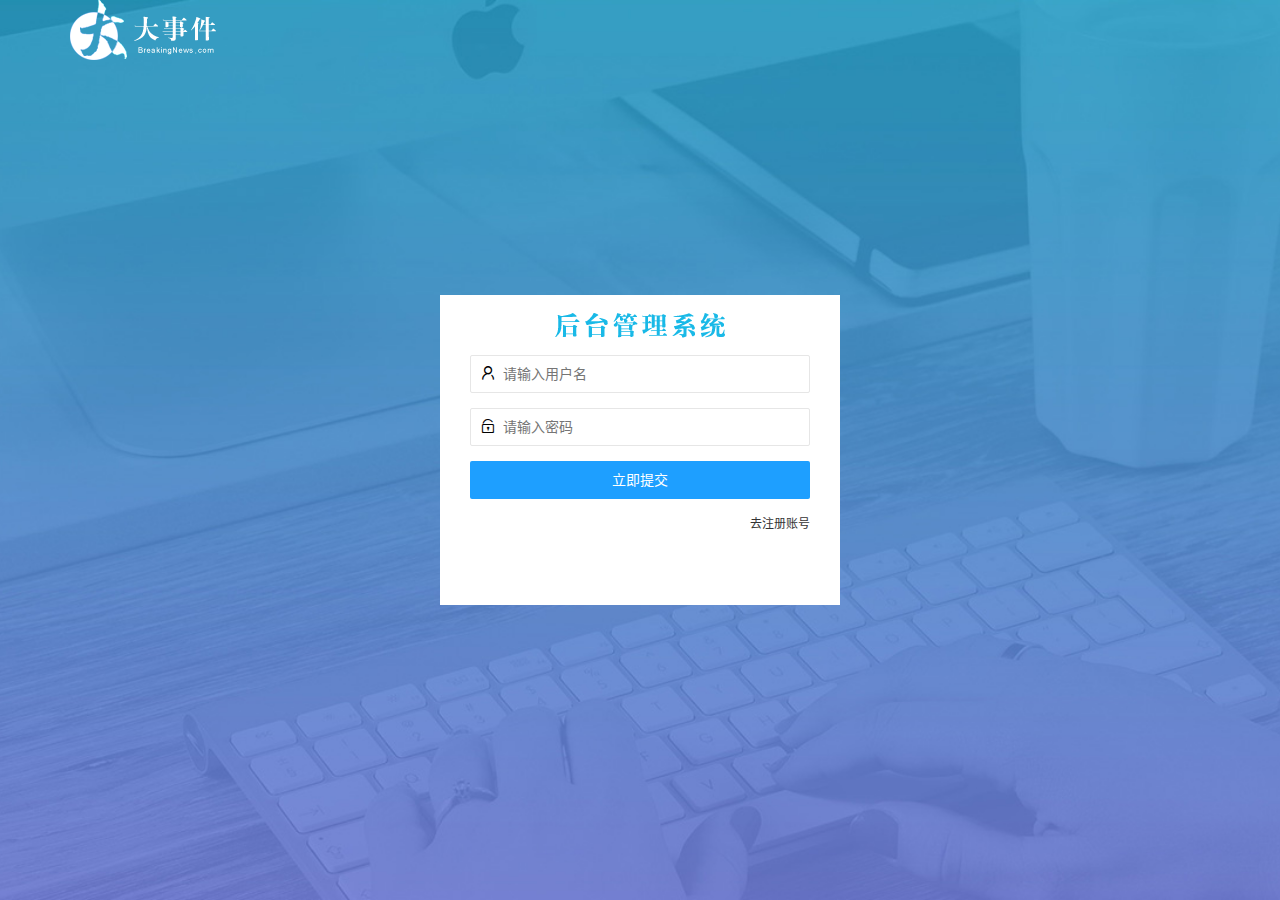
<file: login.html>
<!DOCTYPE html>
<html lang="zh-CN">

<head>
    <meta charset="UTF-8">
    <meta name="viewport" content="width=device-width, initial-scale=1.0">
    <title>大事件项目/登录注册</title>
    <!-- 引入layui文件 -->
    <link rel="stylesheet" href="/assets/lib/layui/css/layui.css">
    <!-- 引入自己的css -->
    <link rel="stylesheet" href="/assets/css/login.css">
</head>

<body>
    <!-- 顶部logo -->
    <div class="layui-main">
        <img src="/assets/images/logo.png" alt="">
    </div>
    <div class="loginAndRegBox">
        <!-- 登录注册标题 -->
        <div class="titleBox"></div>
        <!-- 登录区域 -->
        <div class="login-box">
            <!-- 登录表单 -->
            <form class="layui-form" id="form_login">
                <!-- 用户名 -->
                <div class="layui-form-item">
                    <i class="layui-icon layui-icon-username   "></i>
                    <input type="text" name="username" required lay-verify="required" placeholder="请输入用户名"
                        autocomplete="off" class="layui-input">
                </div>
                <!--密码  -->
                <div class="layui-form-item">
                    <i class="layui-icon layui-icon-password"></i>
                    <input type="text" name="password" required lay-verify="required|pwd" placeholder="请输入密码"
                        autocomplete="off" class="layui-input">
                </div>
                <!-- 登录按钮 -->
                <div class="layui-form-item  ">
                    <button  class="layui-btn layui-btn-fluid layui-btn-normal" lay-submit>立即提交</button>
                </div>
                <!-- a -->
                <div class="layui-form-item links">
                    <a href="javascript:;" id="link_reg">去注册账号</a>
                </div>
            </form>

        </div>
        <!-- 注册区域 -->
        <div class="reg-box" style="display: none;">
            <!-- 注册表单 -->
            <form class="layui-form" id="form_reg">
                <!-- 用户名 -->
                <div class="layui-form-item">
                    <i class="layui-icon layui-icon-username   "></i>
                    <input type="text" name="username" required lay-verify="required" placeholder="请输入用户名"
                        autocomplete="off" class="layui-input">
                </div>
                <!--密码  -->
                <div class="layui-form-item">
                    <i class="layui-icon layui-icon-password"></i>
                    <input type="text" name="password" required lay-verify="required|pwd" placeholder="请输入密码"
                        autocomplete="off" class="layui-input">
                </div>
                <!--确认密码  -->
                <div class="layui-form-item">
                    <i class="layui-icon layui-icon-password"></i>
                    <input type="text" name="repassword" required lay-verify="required|pwd|repwd" placeholder="再次确认密码"
                        autocomplete="off" class="layui-input">
                </div>
                <!-- 注册按钮 -->
                <div class="layui-form-item  ">
                    <button  class="layui-btn layui-btn-fluid layui-btn-normal" lay-submit>注册</button>
                </div>
                <!-- a -->
                <div class="layui-form-item links">
                    <a href="javascript:;" id="link_login">去登录</a>
                </div>
            </form>

        </div>
    </div>
    <!-- 引入该文件,因为没有加载事件 -->
    <script src="/assets/lib/layui/layui.all.js"></script>
    <!-- 引入Jq -->
    <script src="/assets/lib/jquery.js"></script>
    <!-- 引入baseAPI -->
    <script src="/assets/js/baseAPI.js"></script>
    <!-- 引入login.js -->
    <script src="/assets/js/login.js"></script>
</body>

</html>
</file>
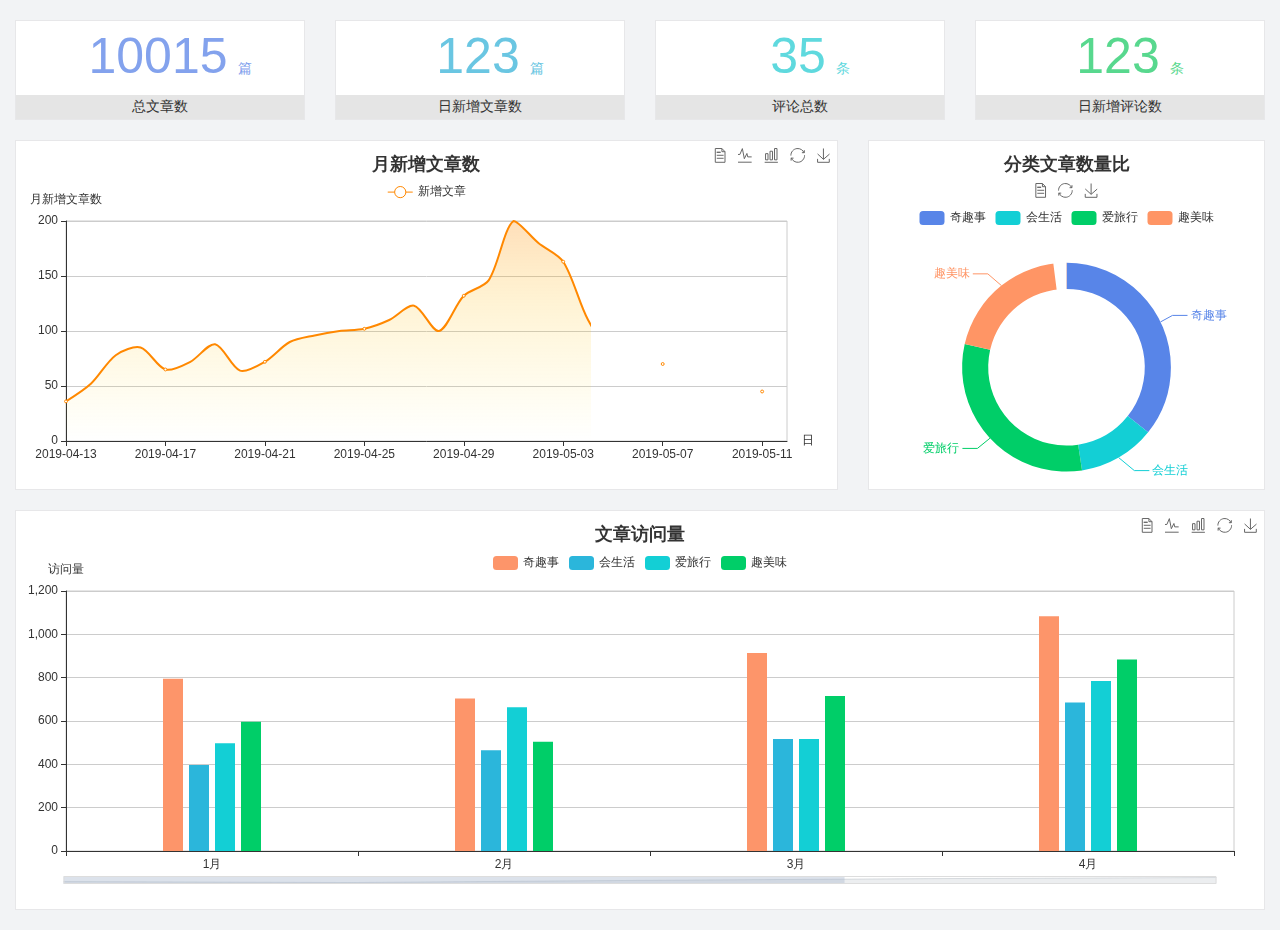
<file: home/dashboard.html>
<!DOCTYPE html>
<html lang="en">

<head>
  <meta charset="UTF-8">
  <meta name="viewport" content="width=device-width, initial-scale=1.0">
  <meta http-equiv="X-UA-Compatible" content="ie=edge">
  <title>图表统计</title>
  <link rel="stylesheet" href="../assets/lib/bootstrap.css" />
  <link rel="stylesheet" href="../assets/lib/main.css" />
  <script src="../assets/lib/jquery.js"></script>
  <script type="text/javascript" src="../assets/lib/echarts.min.js"></script>
</head>

<body>
  <div class="container-fluid">
    <div class="row spannel_list">
      <div class="col-sm-3 col-xs-6">
        <div class="spannel">
          <em>10015</em><span>篇</span>
          <b>总文章数</b>
        </div>
      </div>
      <div class="col-sm-3 col-xs-6">
        <div class="spannel scolor01">
          <em>123</em><span>篇</span>
          <b>日新增文章数</b>
        </div>
      </div>
      <div class="col-sm-3 col-xs-6">
        <div class="spannel scolor02">
          <em>35</em><span>条</span>
          <b>评论总数</b>
        </div>
      </div>
      <div class="col-sm-3 col-xs-6">
        <div class="spannel scolor03">
          <em>123</em><span>条</span>
          <b>日新增评论数</b>
        </div>
      </div>
    </div>
  </div>

  <div class="container-fluid">
    <div class="row curve-pie">
      <div class="col-lg-8 col-md-8">
        <div class="gragh_pannel" id="curve_show"></div>
      </div>
      <div class="col-lg-4 col-md-4">
        <div class="gragh_pannel" id="pie_show"></div>
      </div>
    </div>
  </div>

  <div class="container-fluid">
    <div class="column_pannel" id="column_show"></div>
  </div>

  <script>
    var oChart = echarts.init(document.getElementById('curve_show'));
    var aList_all = [
      { 'count': 36, 'date': '2019-04-13' },
      { 'count': 52, 'date': '2019-04-14' },
      { 'count': 78, 'date': '2019-04-15' },
      { 'count': 85, 'date': '2019-04-16' },
      { 'count': 65, 'date': '2019-04-17' },
      { 'count': 72, 'date': '2019-04-18' },
      { 'count': 88, 'date': '2019-04-19' },
      { 'count': 64, 'date': '2019-04-20' },
      { 'count': 72, 'date': '2019-04-21' },
      { 'count': 90, 'date': '2019-04-22' },
      { 'count': 96, 'date': '2019-04-23' },
      { 'count': 100, 'date': '2019-04-24' },
      { 'count': 102, 'date': '2019-04-25' },
      { 'count': 110, 'date': '2019-04-26' },
      { 'count': 123, 'date': '2019-04-27' },
      { 'count': 100, 'date': '2019-04-28' },
      { 'count': 132, 'date': '2019-04-29' },
      { 'count': 146, 'date': '2019-04-30' },
      { 'count': 200, 'date': '2019-05-01' },
      { 'count': 180, 'date': '2019-05-02' },
      { 'count': 163, 'date': '2019-05-03' },
      { 'count': 110, 'date': '2019-05-04' },
      { 'count': 80, 'date': '2019-05-05' },
      { 'count': 82, 'date': '2019-05-06' },
      { 'count': 70, 'date': '2019-05-07' },
      { 'count': 65, 'date': '2019-05-08' },
      { 'count': 54, 'date': '2019-05-09' },
      { 'count': 40, 'date': '2019-05-10' },
      { 'count': 45, 'date': '2019-05-11' },
      { 'count': 38, 'date': '2019-05-12' },
    ];

    let aCount = [];
    let aDate = [];

    for (var i = 0; i < aList_all.length; i++) {
      aCount.push(aList_all[i].count);
      aDate.push(aList_all[i].date);
    }

    var chartopt = {
      title: {
        text: '月新增文章数',
        left: 'center',
        top: '10'
      },
      tooltip: {
        trigger: 'axis'
      },
      legend: {
        data: ['新增文章'],
        top: '40'
      },
      toolbox: {
        show: true,
        feature: {
          mark: { show: true },
          dataView: { show: true, readOnly: false },
          magicType: { show: true, type: ['line', 'bar'] },
          restore: { show: true },
          saveAsImage: { show: true }
        }
      },
      calculable: true,
      xAxis: [
        {
          name: '日',
          type: 'category',
          boundaryGap: false,
          data: aDate
        }
      ],
      yAxis: [
        {
          name: '月新增文章数',
          type: 'value'
        }
      ],
      series: [
        {
          name: '新增文章',
          type: 'line',
          smooth: true,
          itemStyle: { normal: { areaStyle: { type: 'default' }, color: '#f80' }, lineStyle: { color: '#f80' } },
          data: aCount
        }],
      areaStyle: {
        normal: {
          color: new echarts.graphic.LinearGradient(0, 0, 0, 1, [{
            offset: 0,
            color: 'rgba(255,136,0,0.39)'
          }, {
            offset: .34,
            color: 'rgba(255,180,0,0.25)'
          }, {
            offset: 1,
            color: 'rgba(255,222,0,0.00)'
          }])

        }
      },
      grid: {
        show: true,
        x: 50,
        x2: 50,
        y: 80,
        height: 220
      }
    };

    oChart.setOption(chartopt);


    var oPie = echarts.init(document.getElementById('pie_show'));
    var oPieopt =
    {
      title: {
        top: 10,
        text: '分类文章数量比',
        x: 'center'
      },
      tooltip: {
        trigger: 'item',
        formatter: "{a} <br/>{b} : {c} ({d}%)"
      },
      color: ['#5885e8', '#13cfd5', '#00ce68', '#ff9565'],
      legend: {
        x: 'center',
        top: 65,
        data: ['奇趣事', '会生活', '爱旅行', '趣美味']
      },
      toolbox: {
        show: true,
        x: 'center',
        top: 35,
        feature: {
          mark: { show: true },
          dataView: { show: true, readOnly: false },
          magicType: {
            show: true,
            type: ['pie', 'funnel'],
            option: {
              funnel: {
                x: '25%',
                width: '50%',
                funnelAlign: 'left',
                max: 1548
              }
            }
          },
          restore: { show: true },
          saveAsImage: { show: true }
        }
      },
      calculable: true,
      series: [
        {
          name: '访问来源',
          type: 'pie',
          radius: ['45%', '60%'],
          center: ['50%', '65%'],
          data: [
            { value: 300, name: '奇趣事' },
            { value: 100, name: '会生活' },
            { value: 260, name: '爱旅行' },
            { value: 180, name: '趣美味' }
          ]
        }
      ]
    };
    oPie.setOption(oPieopt);



    var oColumn = this.echarts.init(document.getElementById('column_show'));
    var oColumnopt =
    {
      title: {
        text: '文章访问量',
        left: 'center',
        top: '10'
      },
      tooltip: {
        trigger: 'axis'
      },
      legend: {
        data: ['奇趣事', '会生活', '爱旅行', '趣美味'],
        top: '40'
      },
      toolbox: {
        show: true,
        feature: {
          mark: { show: true },
          dataView: { show: true, readOnly: false },
          magicType: { show: true, type: ['line', 'bar'] },
          restore: { show: true },
          saveAsImage: { show: true }
        }
      },
      calculable: true,
      xAxis: [
        {
          type: 'category',
          data: ['1月', '2月', '3月', '4月', '5月']
        }
      ],
      yAxis: [
        {
          name: '访问量',
          type: 'value'
        }
      ],
      series: [
        {
          name: '奇趣事',
          type: 'bar',
          barWidth: 20,
          itemStyle: {
            normal: { areaStyle: { type: 'default' }, color: '#fd956a' }
          },
          data: [800, 708, 920, 1090, 1200]
        },
        {
          name: '会生活',
          type: 'bar',
          barWidth: 20,
          itemStyle: {
            normal: { areaStyle: { type: 'default' }, color: '#2bb6db' }
          },
          data: [400, 468, 520, 690, 800]
        },
        {
          name: '爱旅行',
          type: 'bar',
          barWidth: 20,
          itemStyle: {
            normal: { areaStyle: { type: 'default' }, color: '#13cfd5' }
          },
          data: [500, 668, 520, 790, 900]
        },
        {
          name: '趣美味',
          type: 'bar',
          barWidth: 20,
          itemStyle: {
            normal: { areaStyle: { type: 'default' }, color: '#00ce68' }
          },
          data: [600, 508, 720, 890, 1000]
        }
      ],
      grid: {
        show: true,
        x: 50,
        x2: 30,
        y: 80,
        height: 260
      },
      dataZoom: [//给x轴设置滚动条
        {
          start: 0,//默认为0
          end: 100 - 1000 / 31,//默认为100
          type: 'slider',
          show: true,
          xAxisIndex: [0],
          handleSize: 0,//滑动条的 左右2个滑动条的大小
          height: 8,//组件高度
          left: 45, //左边的距离
          right: 50,//右边的距离
          bottom: 26,//右边的距离
          handleColor: '#ddd',//h滑动图标的颜色
          handleStyle: {
            borderColor: "#cacaca",
            borderWidth: "1",
            shadowBlur: 2,
            background: "#ddd",
            shadowColor: "#ddd",
          }
        }]
    };
    oColumn.setOption(oColumnopt);
  </script>
</body>

</html>
</file>
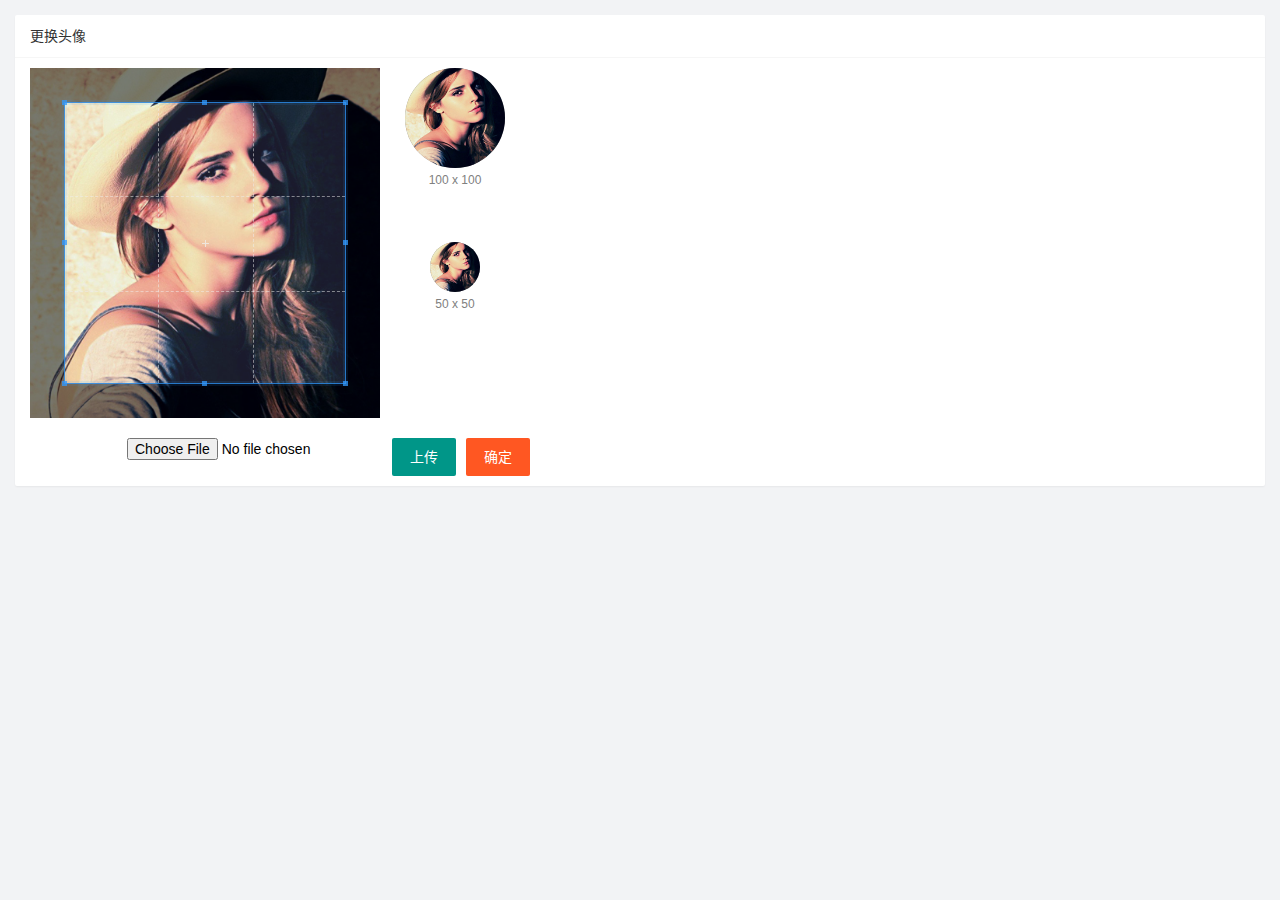
<file: user/user_avatar.html>
<!DOCTYPE html>
<html lang="zh-CN">

<head>
    <meta charset="UTF-8">
    <meta name="viewport" content="width=device-width, initial-scale=1.0">
    <title>Document</title>
    <link rel="stylesheet" href="/assets/lib/layui/css/layui.css">
    <link rel="stylesheet" href="/assets/lib/cropper/cropper.css" />
    <link rel="stylesheet" href="/assets/css/user/user.avatar.css">
</head>

<body>
    <!-- 卡片区域 -->
    <div class="layui-card">
        <div class="layui-card-header">更换头像</div>
        <div class="layui-card-body">
            <!-- 第一行的图片裁剪和预览区域 -->
<div class="row1">
    <!-- 图片裁剪区域 -->
    <div class="cropper-box">
      <!-- 这个 img 标签很重要，将来会把它初始化为裁剪区域 -->
      <img id="image" src="/assets/images/sample.jpg" />
    </div>
    <!-- 图片的预览区域 -->
    <div class="preview-box">
      <div>
        <!-- 宽高为 100px 的预览区域 -->
        <div class="img-preview w100"></div>
        <p class="size">100 x 100</p>
      </div>
      <div>
        <!-- 宽高为 50px 的预览区域 -->
        <div class="img-preview w50"></div>
        <p class="size">50 x 50</p>
      </div>
    </div>
  </div
  <!-- 第二行的按钮区域 -->
  <div class="row2">
      <!-- 选择文件类型 -->
      <input type="file" id="file" accept="image/png,image/jpeg">
    <button id="btnChooseImage" type="button" class="layui-btn">上传</button>
    <button id="btnUpload" type="button" class="layui-btn layui-btn-danger">确定</button>
  </div>
        </div>
    </div>
    <script src="/assets/lib/layui/layui.all.js"></script>
    <script src="/assets/lib/jquery.js"></script>
    <script src="/assets/lib/cropper/Cropper.js"></script>
    <script src="/assets/lib/cropper/jquery-cropper.js"></script>
    <script src="/assets/js/baseAPI.js"></script>
    <script src="/assets/js/user/user_avatar.js"></script>
</body>

</html>
</file>
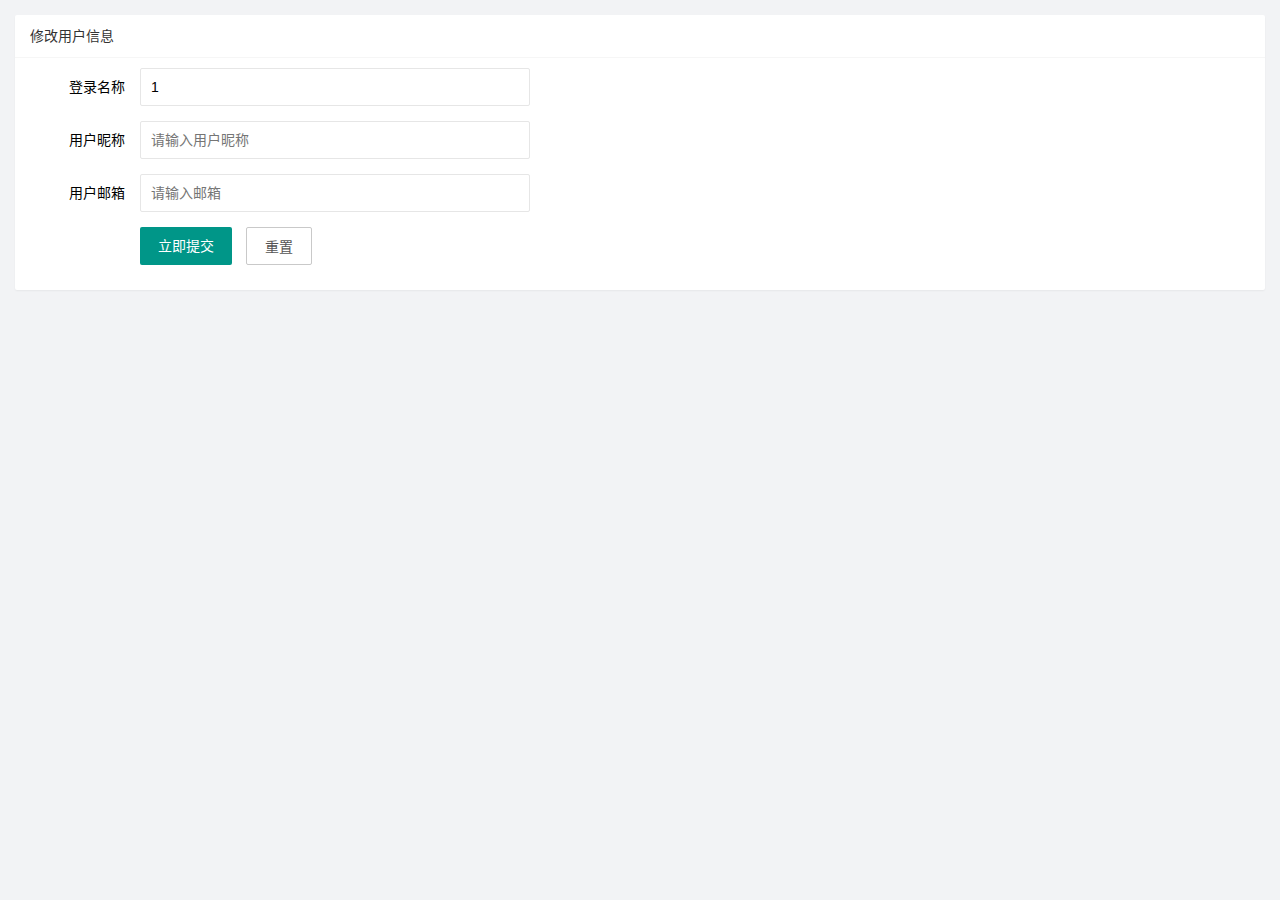
<file: user/user_info.html>
<!DOCTYPE html>
<html lang="zh-CN">

<head>
    <meta charset="UTF-8">
    <meta name="viewport" content="width=device-width, initial-scale=1.0">
    <title>Document</title>
    <!-- 引入layui的css -->
    <link rel="stylesheet" href="/assets/lib/layui/css/layui.css">
    <!-- 填入自己的css -->
    <link rel="stylesheet" href="/assets/css/user/user_info.css">
</head>

<body>
    <!-- 卡片区域 -->
    <div class="layui-card">
        <div class="layui-card-header">修改用户信息</div>
        <div class="layui-card-body">
            <!-- form区域 -->
            <form class="layui-form" lay-filter='formUserInfo'>
                <!-- 隐藏  保存id -->
                <input type="hidden" name='id'>
                <!-- 用户名 -->
                <div class="layui-form-item">
                    <label class="layui-form-label">登录名称</label>
                    <div class="layui-input-block">
                        <input value="1" type="text" name="username" readonly required lay-verify="required" placeholder="请输入登录名称"
                            autocomplete="off" class="layui-input">
                    </div>
                </div>
                <!-- 昵称 -->
                <div class="layui-form-item">
                    <label class="layui-form-label">用户昵称</label>
                    <div class="layui-input-block">
                        <input type="text" name="nickname" required lay-verify="required|nickname" placeholder="请输入用户昵称"
                            autocomplete="off" class="layui-input">
                    </div>
                </div>
                <!-- 邮箱 -->
                <div class="layui-form-item">
                    <label class="layui-form-label">用户邮箱</label>
                    <div class="layui-input-block">
                        <input type="text" name="email" required lay-verify="required|email" placeholder="请输入邮箱"
                            autocomplete="off" class="layui-input">
                    </div>
                </div>
                <!-- 按钮 -->
                 <div class="layui-form-item">
                    <div class="layui-input-block">
                      <button class="layui-btn" lay-submit lay-filter="formDemo">立即提交</button>
                      <button id="btnReset" type="reset" class="layui-btn layui-btn-primary">重置</button>
                    </div>
                  </div>
            </form>
        </div>
    </div>
    <script src="/assets/lib/layui/layui.all.js"></script>
    <script src="/assets/lib/jquery.js"></script>
    <script src="/assets/js/baseAPI.js"></script>
    <script src="/assets/js/user/user_info.js"></script>
</body>

</html>
</file>
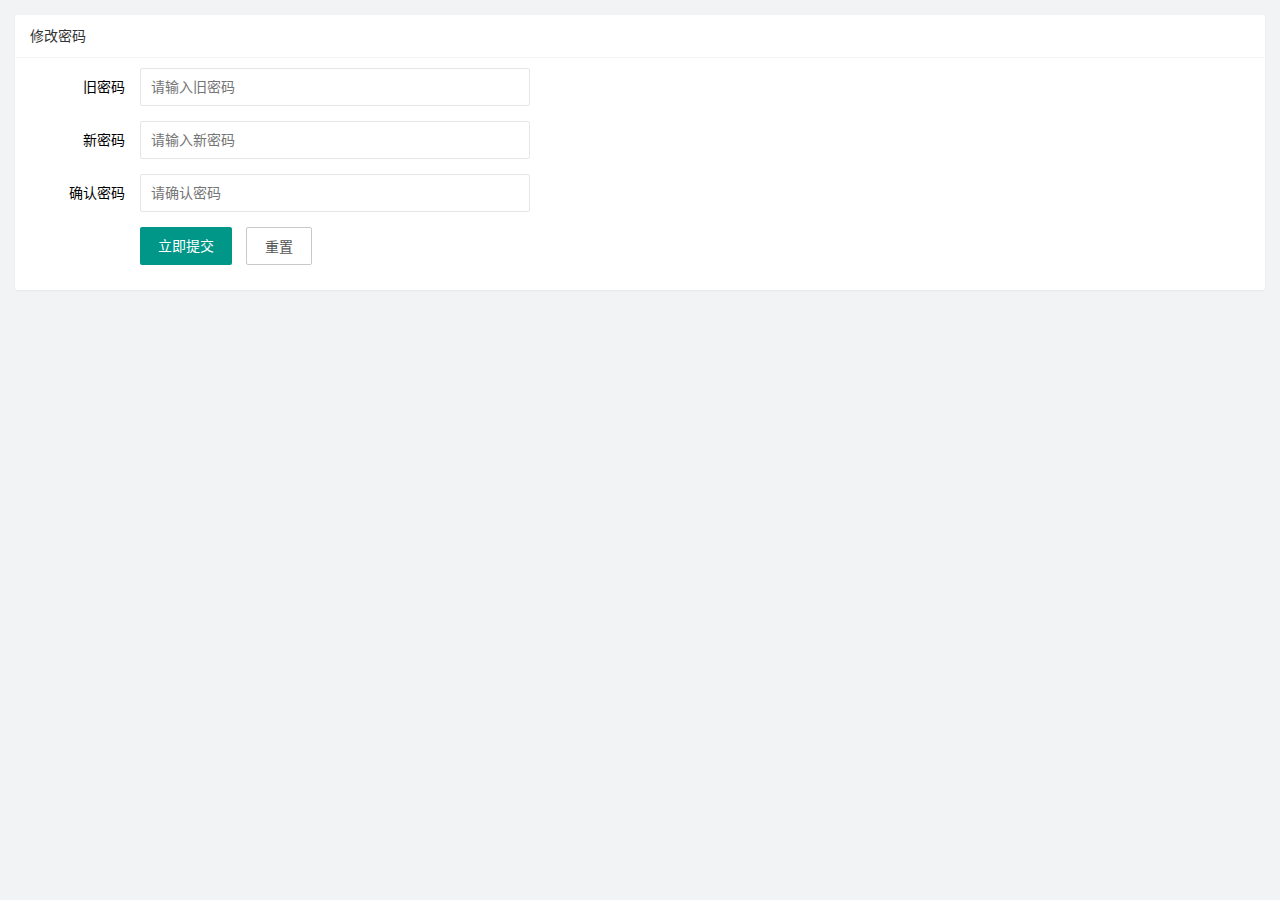
<file: user/user_pwd.html>
<!DOCTYPE html>
<html lang="zh-CN">

<head>
    <meta charset="UTF-8">
    <meta name="viewport" content="width=device-width, initial-scale=1.0">
    <title>Document</title>
    <!-- 引入latui.css -->
    <link rel="stylesheet" href="/assets/lib/layui/css/layui.css">
    <!-- 引入自己的css -->
    <link rel="stylesheet" href="/assets/css/user/user_pwd.css">
</head>

<body>
    <!-- 卡片区域 -->
    <div class="layui-card">
        <div class="layui-card-header">修改密码</div>
        <div class="layui-card-body">
            <form class="layui-form" action="">
                <!-- 旧密码 -->
                <div class="layui-form-item">
                    <label class="layui-form-label">旧密码</label>
                    <div class="layui-input-block">
                        <input type="password" name="oldPwd" required lay-verify="required|pwd" placeholder="请输入旧密码"
                            autocomplete="off" class="layui-input">
                    </div>
                </div>
                <!-- 新密码 -->
                <div class="layui-form-item">
                    <label class="layui-form-label">新密码</label>
                    <div class="layui-input-block">
                        <input type="password" name="newPwd" required lay-verify="required|pwd|samePwd" placeholder="请输入新密码"
                            autocomplete="off" class="layui-input">
                    </div>
                </div>
                <!-- 确认密码 -->
                <div class="layui-form-item">
                    <label class="layui-form-label">确认密码</label>
                    <div class="layui-input-block">
                        <input type="password" name="rePwd" required lay-verify="required|pwd" placeholder="请确认密码"
                            autocomplete="off" class="layui-input">
                    </div>
                </div>
                <!-- 按钮 -->
                <div class="layui-form-item">
                    <div class="layui-input-block">
                        <button class="layui-btn" lay-submit lay-filter="formDemo">立即提交</button>
                        <button type="reset" class="layui-btn layui-btn-primary">重置</button>
                    </div>
                </div>
            </form>
        </div>
    </div>
    <script src="/assets/lib/layui/layui.all.js"></script>
    <script src="/assets/lib/jquery.js"></script>
    <script src="/assets/js/baseAPI.js"></script>
    <script src="/assets/js/user/user_pwd.js"></script>
</body>

</html>
</file>
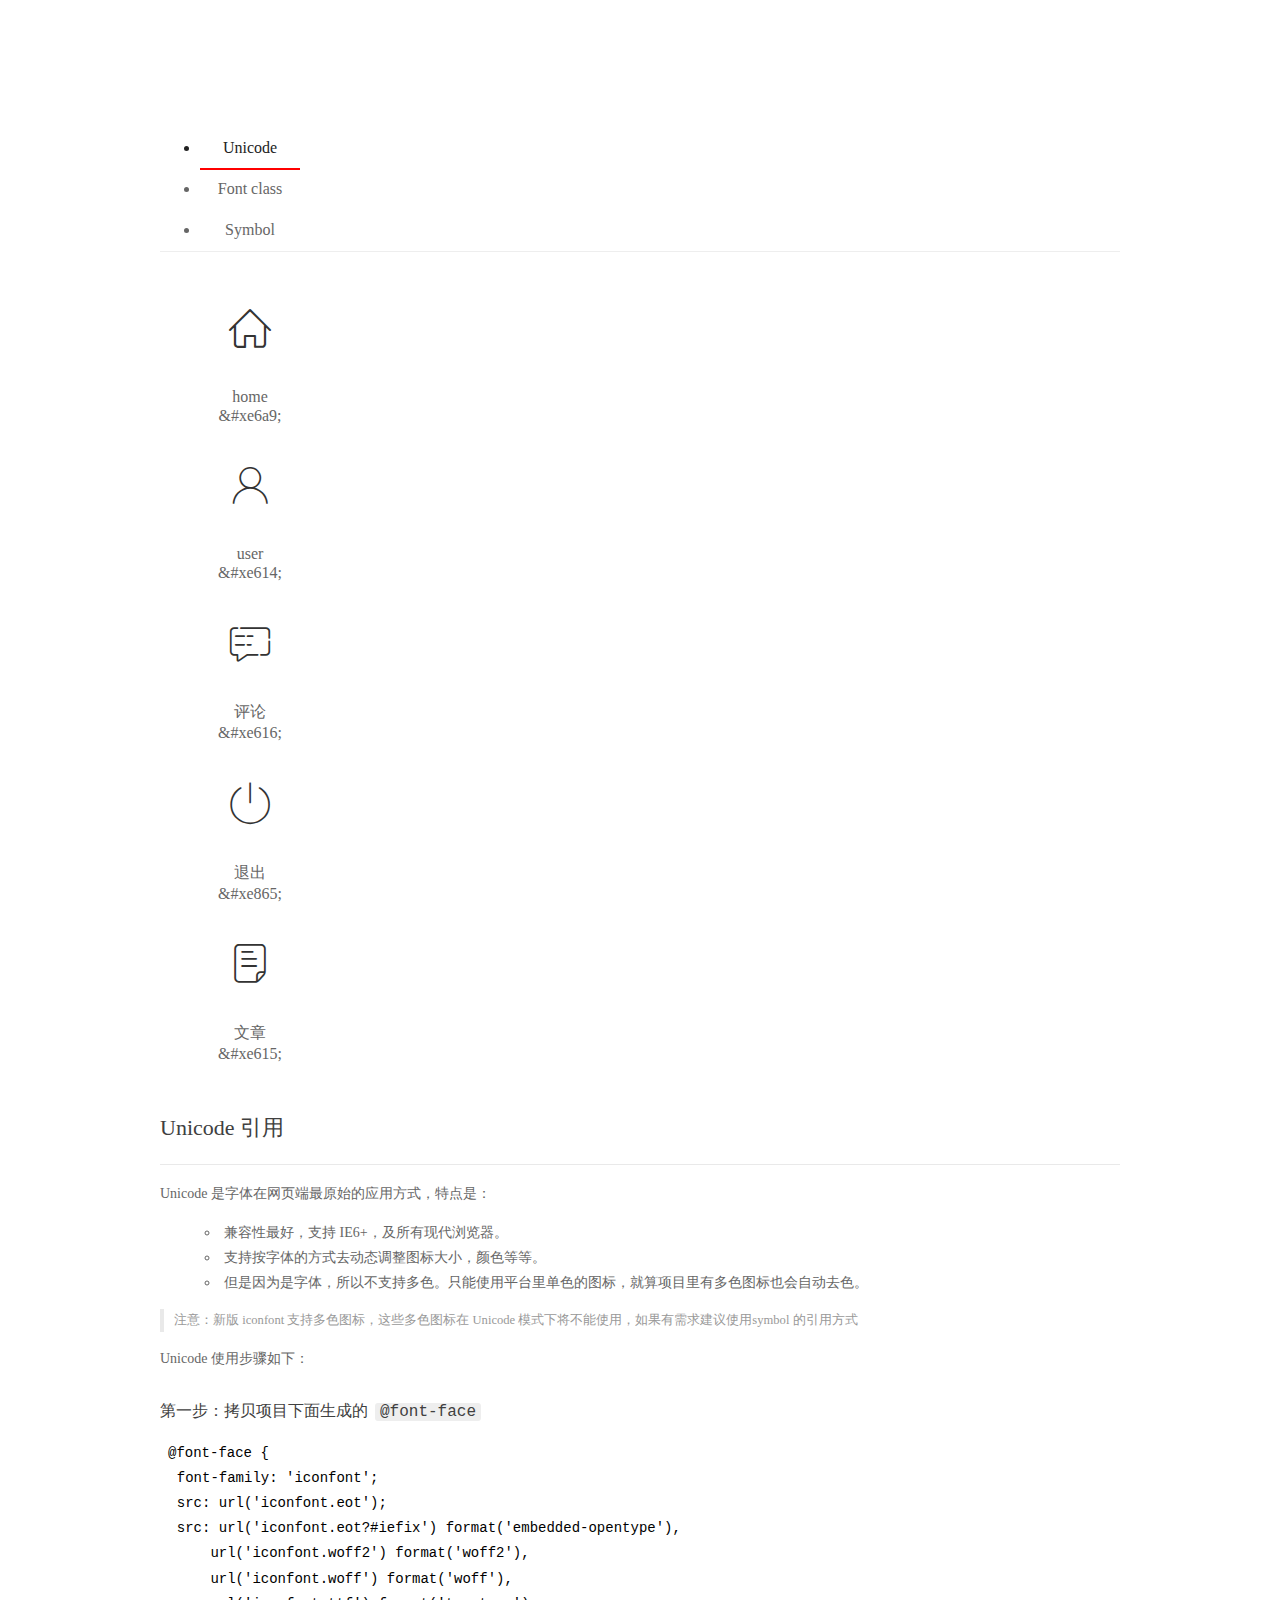
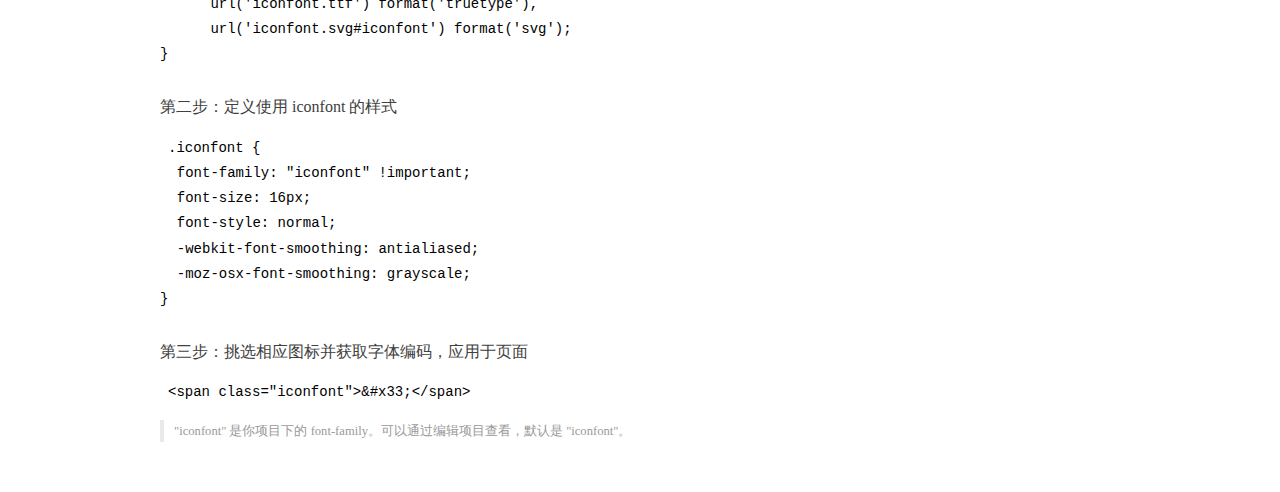
<file: assets/fonts/demo_index.html>
<!DOCTYPE html>
<html>
<head>
  <meta charset="utf-8"/>
  <title>IconFont Demo</title>
  <link rel="shortcut icon" href="https://gtms04.alicdn.com/tps/i4/TB1_oz6GVXXXXaFXpXXJDFnIXXX-64-64.ico" type="image/x-icon"/>
  <link rel="stylesheet" href="https://g.alicdn.com/thx/cube/1.3.2/cube.min.css">
  <link rel="stylesheet" href="demo.css">
  <link rel="stylesheet" href="iconfont.css">
  <script src="iconfont.js"></script>
  <!-- jQuery -->
  <script src="https://a1.alicdn.com/oss/uploads/2018/12/26/7bfddb60-08e8-11e9-9b04-53e73bb6408b.js"></script>
  <!-- 代码高亮 -->
  <script src="https://a1.alicdn.com/oss/uploads/2018/12/26/a3f714d0-08e6-11e9-8a15-ebf944d7534c.js"></script>
</head>
<body>
  <div class="main">
    <h1 class="logo"><a href="https://www.iconfont.cn/" title="iconfont 首页" target="_blank">&#xe86b;</a></h1>
    <div class="nav-tabs">
      <ul id="tabs" class="dib-box">
        <li class="dib active"><span>Unicode</span></li>
        <li class="dib"><span>Font class</span></li>
        <li class="dib"><span>Symbol</span></li>
      </ul>
      
    </div>
    <div class="tab-container">
      <div class="content unicode" style="display: block;">
          <ul class="icon_lists dib-box">
          
            <li class="dib">
              <span class="icon iconfont">&#xe6a9;</span>
                <div class="name">home</div>
                <div class="code-name">&amp;#xe6a9;</div>
              </li>
          
            <li class="dib">
              <span class="icon iconfont">&#xe614;</span>
                <div class="name">user</div>
                <div class="code-name">&amp;#xe614;</div>
              </li>
          
            <li class="dib">
              <span class="icon iconfont">&#xe616;</span>
                <div class="name">评论</div>
                <div class="code-name">&amp;#xe616;</div>
              </li>
          
            <li class="dib">
              <span class="icon iconfont">&#xe865;</span>
                <div class="name">退出</div>
                <div class="code-name">&amp;#xe865;</div>
              </li>
          
            <li class="dib">
              <span class="icon iconfont">&#xe615;</span>
                <div class="name">文章</div>
                <div class="code-name">&amp;#xe615;</div>
              </li>
          
          </ul>
          <div class="article markdown">
          <h2 id="unicode-">Unicode 引用</h2>
          <hr>

          <p>Unicode 是字体在网页端最原始的应用方式，特点是：</p>
          <ul>
            <li>兼容性最好，支持 IE6+，及所有现代浏览器。</li>
            <li>支持按字体的方式去动态调整图标大小，颜色等等。</li>
            <li>但是因为是字体，所以不支持多色。只能使用平台里单色的图标，就算项目里有多色图标也会自动去色。</li>
          </ul>
          <blockquote>
            <p>注意：新版 iconfont 支持多色图标，这些多色图标在 Unicode 模式下将不能使用，如果有需求建议使用symbol 的引用方式</p>
          </blockquote>
          <p>Unicode 使用步骤如下：</p>
          <h3 id="-font-face">第一步：拷贝项目下面生成的 <code>@font-face</code></h3>
<pre><code class="language-css"
>@font-face {
  font-family: 'iconfont';
  src: url('iconfont.eot');
  src: url('iconfont.eot?#iefix') format('embedded-opentype'),
      url('iconfont.woff2') format('woff2'),
      url('iconfont.woff') format('woff'),
      url('iconfont.ttf') format('truetype'),
      url('iconfont.svg#iconfont') format('svg');
}
</code></pre>
          <h3 id="-iconfont-">第二步：定义使用 iconfont 的样式</h3>
<pre><code class="language-css"
>.iconfont {
  font-family: "iconfont" !important;
  font-size: 16px;
  font-style: normal;
  -webkit-font-smoothing: antialiased;
  -moz-osx-font-smoothing: grayscale;
}
</code></pre>
          <h3 id="-">第三步：挑选相应图标并获取字体编码，应用于页面</h3>
<pre>
<code class="language-html"
>&lt;span class="iconfont"&gt;&amp;#x33;&lt;/span&gt;
</code></pre>
          <blockquote>
            <p>"iconfont" 是你项目下的 font-family。可以通过编辑项目查看，默认是 "iconfont"。</p>
          </blockquote>
          </div>
      </div>
      <div class="content font-class">
        <ul class="icon_lists dib-box">
          
          <li class="dib">
            <span class="icon iconfont icon-home"></span>
            <div class="name">
              home
            </div>
            <div class="code-name">.icon-home
            </div>
          </li>
          
          <li class="dib">
            <span class="icon iconfont icon-user"></span>
            <div class="name">
              user
            </div>
            <div class="code-name">.icon-user
            </div>
          </li>
          
          <li class="dib">
            <span class="icon iconfont icon-pinglun"></span>
            <div class="name">
              评论
            </div>
            <div class="code-name">.icon-pinglun
            </div>
          </li>
          
          <li class="dib">
            <span class="icon iconfont icon-tuichu"></span>
            <div class="name">
              退出
            </div>
            <div class="code-name">.icon-tuichu
            </div>
          </li>
          
          <li class="dib">
            <span class="icon iconfont icon-16"></span>
            <div class="name">
              文章
            </div>
            <div class="code-name">.icon-16
            </div>
          </li>
          
        </ul>
        <div class="article markdown">
        <h2 id="font-class-">font-class 引用</h2>
        <hr>

        <p>font-class 是 Unicode 使用方式的一种变种，主要是解决 Unicode 书写不直观，语意不明确的问题。</p>
        <p>与 Unicode 使用方式相比，具有如下特点：</p>
        <ul>
          <li>兼容性良好，支持 IE8+，及所有现代浏览器。</li>
          <li>相比于 Unicode 语意明确，书写更直观。可以很容易分辨这个 icon 是什么。</li>
          <li>因为使用 class 来定义图标，所以当要替换图标时，只需要修改 class 里面的 Unicode 引用。</li>
          <li>不过因为本质上还是使用的字体，所以多色图标还是不支持的。</li>
        </ul>
        <p>使用步骤如下：</p>
        <h3 id="-fontclass-">第一步：引入项目下面生成的 fontclass 代码：</h3>
<pre><code class="language-html">&lt;link rel="stylesheet" href="./iconfont.css"&gt;
</code></pre>
        <h3 id="-">第二步：挑选相应图标并获取类名，应用于页面：</h3>
<pre><code class="language-html">&lt;span class="iconfont icon-xxx"&gt;&lt;/span&gt;
</code></pre>
        <blockquote>
          <p>"
            iconfont" 是你项目下的 font-family。可以通过编辑项目查看，默认是 "iconfont"。</p>
        </blockquote>
      </div>
      </div>
      <div class="content symbol">
          <ul class="icon_lists dib-box">
          
            <li class="dib">
                <svg class="icon svg-icon" aria-hidden="true">
                  <use xlink:href="#icon-home"></use>
                </svg>
                <div class="name">home</div>
                <div class="code-name">#icon-home</div>
            </li>
          
            <li class="dib">
                <svg class="icon svg-icon" aria-hidden="true">
                  <use xlink:href="#icon-user"></use>
                </svg>
                <div class="name">user</div>
                <div class="code-name">#icon-user</div>
            </li>
          
            <li class="dib">
                <svg class="icon svg-icon" aria-hidden="true">
                  <use xlink:href="#icon-pinglun"></use>
                </svg>
                <div class="name">评论</div>
                <div class="code-name">#icon-pinglun</div>
            </li>
          
            <li class="dib">
                <svg class="icon svg-icon" aria-hidden="true">
                  <use xlink:href="#icon-tuichu"></use>
                </svg>
                <div class="name">退出</div>
                <div class="code-name">#icon-tuichu</div>
            </li>
          
            <li class="dib">
                <svg class="icon svg-icon" aria-hidden="true">
                  <use xlink:href="#icon-16"></use>
                </svg>
                <div class="name">文章</div>
                <div class="code-name">#icon-16</div>
            </li>
          
          </ul>
          <div class="article markdown">
          <h2 id="symbol-">Symbol 引用</h2>
          <hr>

          <p>这是一种全新的使用方式，应该说这才是未来的主流，也是平台目前推荐的用法。相关介绍可以参考这篇<a href="">文章</a>
            这种用法其实是做了一个 SVG 的集合，与另外两种相比具有如下特点：</p>
          <ul>
            <li>支持多色图标了，不再受单色限制。</li>
            <li>通过一些技巧，支持像字体那样，通过 <code>font-size</code>, <code>color</code> 来调整样式。</li>
            <li>兼容性较差，支持 IE9+，及现代浏览器。</li>
            <li>浏览器渲染 SVG 的性能一般，还不如 png。</li>
          </ul>
          <p>使用步骤如下：</p>
          <h3 id="-symbol-">第一步：引入项目下面生成的 symbol 代码：</h3>
<pre><code class="language-html">&lt;script src="./iconfont.js"&gt;&lt;/script&gt;
</code></pre>
          <h3 id="-css-">第二步：加入通用 CSS 代码（引入一次就行）：</h3>
<pre><code class="language-html">&lt;style&gt;
.icon {
  width: 1em;
  height: 1em;
  vertical-align: -0.15em;
  fill: currentColor;
  overflow: hidden;
}
&lt;/style&gt;
</code></pre>
          <h3 id="-">第三步：挑选相应图标并获取类名，应用于页面：</h3>
<pre><code class="language-html">&lt;svg class="icon" aria-hidden="true"&gt;
  &lt;use xlink:href="#icon-xxx"&gt;&lt;/use&gt;
&lt;/svg&gt;
</code></pre>
          </div>
      </div>

    </div>
  </div>
  <script>
  $(document).ready(function () {
      $('.tab-container .content:first').show()

      $('#tabs li').click(function (e) {
        var tabContent = $('.tab-container .content')
        var index = $(this).index()

        if ($(this).hasClass('active')) {
          return
        } else {
          $('#tabs li').removeClass('active')
          $(this).addClass('active')

          tabContent.hide().eq(index).fadeIn()
        }
      })
    })
  </script>
</body>
</html>
</file>
<file: assets/lib/layui/css/layui.css>
/** layui-v2.5.5 MIT License By https://www.layui.com */
 .layui-inline,img{display:inline-block;vertical-align:middle}h1,h2,h3,h4,h5,h6{font-weight:400}.layui-edge,.layui-header,.layui-inline,.layui-main{position:relative}.layui-body,.layui-edge,.layui-elip{overflow:hidden}.layui-btn,.layui-edge,.layui-inline,img{vertical-align:middle}.layui-btn,.layui-disabled,.layui-icon,.layui-unselect{-moz-user-select:none;-webkit-user-select:none;-ms-user-select:none}.layui-elip,.layui-form-checkbox span,.layui-form-pane .layui-form-label{text-overflow:ellipsis;white-space:nowrap}.layui-breadcrumb,.layui-tree-btnGroup{visibility:hidden}blockquote,body,button,dd,div,dl,dt,form,h1,h2,h3,h4,h5,h6,input,li,ol,p,pre,td,textarea,th,ul{margin:0;padding:0;-webkit-tap-highlight-color:rgba(0,0,0,0)}a:active,a:hover{outline:0}img{border:none}li{list-style:none}table{border-collapse:collapse;border-spacing:0}h4,h5,h6{font-size:100%}button,input,optgroup,option,select,textarea{font-family:inherit;font-size:inherit;font-style:inherit;font-weight:inherit;outline:0}pre{white-space:pre-wrap;white-space:-moz-pre-wrap;white-space:-pre-wrap;white-space:-o-pre-wrap;word-wrap:break-word}body{line-height:24px;font:14px Helvetica Neue,Helvetica,PingFang SC,Tahoma,Arial,sans-serif}hr{height:1px;margin:10px 0;border:0;clear:both}a{color:#333;text-decoration:none}a:hover{color:#777}a cite{font-style:normal;*cursor:pointer}.layui-border-box,.layui-border-box *{box-sizing:border-box}.layui-box,.layui-box *{box-sizing:content-box}.layui-clear{clear:both;*zoom:1}.layui-clear:after{content:'\20';clear:both;*zoom:1;display:block;height:0}.layui-inline{*display:inline;*zoom:1}.layui-edge{display:inline-block;width:0;height:0;border-width:6px;border-style:dashed;border-color:transparent}.layui-edge-top{top:-4px;border-bottom-color:#999;border-bottom-style:solid}.layui-edge-right{border-left-color:#999;border-left-style:solid}.layui-edge-bottom{top:2px;border-top-color:#999;border-top-style:solid}.layui-edge-left{border-right-color:#999;border-right-style:solid}.layui-disabled,.layui-disabled:hover{color:#d2d2d2!important;cursor:not-allowed!important}.layui-circle{border-radius:100%}.layui-show{display:block!important}.layui-hide{display:none!important}@font-face{font-family:layui-icon;src:url(../font/iconfont.eot?v=250);src:url(../font/iconfont.eot?v=250#iefix) format('embedded-opentype'),url(../font/iconfont.woff2?v=250) format('woff2'),url(../font/iconfont.woff?v=250) format('woff'),url(../font/iconfont.ttf?v=250) format('truetype'),url(../font/iconfont.svg?v=250#layui-icon) format('svg')}.layui-icon{font-family:layui-icon!important;font-size:16px;font-style:normal;-webkit-font-smoothing:antialiased;-moz-osx-font-smoothing:grayscale}.layui-icon-reply-fill:before{content:"\e611"}.layui-icon-set-fill:before{content:"\e614"}.layui-icon-menu-fill:before{content:"\e60f"}.layui-icon-search:before{content:"\e615"}.layui-icon-share:before{content:"\e641"}.layui-icon-set-sm:before{content:"\e620"}.layui-icon-engine:before{content:"\e628"}.layui-icon-close:before{content:"\1006"}.layui-icon-close-fill:before{content:"\1007"}.layui-icon-chart-screen:before{content:"\e629"}.layui-icon-star:before{content:"\e600"}.layui-icon-circle-dot:before{content:"\e617"}.layui-icon-chat:before{content:"\e606"}.layui-icon-release:before{content:"\e609"}.layui-icon-list:before{content:"\e60a"}.layui-icon-chart:before{content:"\e62c"}.layui-icon-ok-circle:before{content:"\1005"}.layui-icon-layim-theme:before{content:"\e61b"}.layui-icon-table:before{content:"\e62d"}.layui-icon-right:before{content:"\e602"}.layui-icon-left:before{content:"\e603"}.layui-icon-cart-simple:before{content:"\e698"}.layui-icon-face-cry:before{content:"\e69c"}.layui-icon-face-smile:before{content:"\e6af"}.layui-icon-survey:before{content:"\e6b2"}.layui-icon-tree:before{content:"\e62e"}.layui-icon-upload-circle:before{content:"\e62f"}.layui-icon-add-circle:before{content:"\e61f"}.layui-icon-download-circle:before{content:"\e601"}.layui-icon-templeate-1:before{content:"\e630"}.layui-icon-util:before{content:"\e631"}.layui-icon-face-surprised:before{content:"\e664"}.layui-icon-edit:before{content:"\e642"}.layui-icon-speaker:before{content:"\e645"}.layui-icon-down:before{content:"\e61a"}.layui-icon-file:before{content:"\e621"}.layui-icon-layouts:before{content:"\e632"}.layui-icon-rate-half:before{content:"\e6c9"}.layui-icon-add-circle-fine:before{content:"\e608"}.layui-icon-prev-circle:before{content:"\e633"}.layui-icon-read:before{content:"\e705"}.layui-icon-404:before{content:"\e61c"}.layui-icon-carousel:before{content:"\e634"}.layui-icon-help:before{content:"\e607"}.layui-icon-code-circle:before{content:"\e635"}.layui-icon-water:before{content:"\e636"}.layui-icon-username:before{content:"\e66f"}.layui-icon-find-fill:before{content:"\e670"}.layui-icon-about:before{content:"\e60b"}.layui-icon-location:before{content:"\e715"}.layui-icon-up:before{content:"\e619"}.layui-icon-pause:before{content:"\e651"}.layui-icon-date:before{content:"\e637"}.layui-icon-layim-uploadfile:before{content:"\e61d"}.layui-icon-delete:before{content:"\e640"}.layui-icon-play:before{content:"\e652"}.layui-icon-top:before{content:"\e604"}.layui-icon-friends:before{content:"\e612"}.layui-icon-refresh-3:before{content:"\e9aa"}.layui-icon-ok:before{content:"\e605"}.layui-icon-layer:before{content:"\e638"}.layui-icon-face-smile-fine:before{content:"\e60c"}.layui-icon-dollar:before{content:"\e659"}.layui-icon-group:before{content:"\e613"}.layui-icon-layim-download:before{content:"\e61e"}.layui-icon-picture-fine:before{content:"\e60d"}.layui-icon-link:before{content:"\e64c"}.layui-icon-diamond:before{content:"\e735"}.layui-icon-log:before{content:"\e60e"}.layui-icon-rate-solid:before{content:"\e67a"}.layui-icon-fonts-del:before{content:"\e64f"}.layui-icon-unlink:before{content:"\e64d"}.layui-icon-fonts-clear:before{content:"\e639"}.layui-icon-triangle-r:before{content:"\e623"}.layui-icon-circle:before{content:"\e63f"}.layui-icon-radio:before{content:"\e643"}.layui-icon-align-center:before{content:"\e647"}.layui-icon-align-right:before{content:"\e648"}.layui-icon-align-left:before{content:"\e649"}.layui-icon-loading-1:before{content:"\e63e"}.layui-icon-return:before{content:"\e65c"}.layui-icon-fonts-strong:before{content:"\e62b"}.layui-icon-upload:before{content:"\e67c"}.layui-icon-dialogue:before{content:"\e63a"}.layui-icon-video:before{content:"\e6ed"}.layui-icon-headset:before{content:"\e6fc"}.layui-icon-cellphone-fine:before{content:"\e63b"}.layui-icon-add-1:before{content:"\e654"}.layui-icon-face-smile-b:before{content:"\e650"}.layui-icon-fonts-html:before{content:"\e64b"}.layui-icon-form:before{content:"\e63c"}.layui-icon-cart:before{content:"\e657"}.layui-icon-camera-fill:before{content:"\e65d"}.layui-icon-tabs:before{content:"\e62a"}.layui-icon-fonts-code:before{content:"\e64e"}.layui-icon-fire:before{content:"\e756"}.layui-icon-set:before{content:"\e716"}.layui-icon-fonts-u:before{content:"\e646"}.layui-icon-triangle-d:before{content:"\e625"}.layui-icon-tips:before{content:"\e702"}.layui-icon-picture:before{content:"\e64a"}.layui-icon-more-vertical:before{content:"\e671"}.layui-icon-flag:before{content:"\e66c"}.layui-icon-loading:before{content:"\e63d"}.layui-icon-fonts-i:before{content:"\e644"}.layui-icon-refresh-1:before{content:"\e666"}.layui-icon-rmb:before{content:"\e65e"}.layui-icon-home:before{content:"\e68e"}.layui-icon-user:before{content:"\e770"}.layui-icon-notice:before{content:"\e667"}.layui-icon-login-weibo:before{content:"\e675"}.layui-icon-voice:before{content:"\e688"}.layui-icon-upload-drag:before{content:"\e681"}.layui-icon-login-qq:before{content:"\e676"}.layui-icon-snowflake:before{content:"\e6b1"}.layui-icon-file-b:before{content:"\e655"}.layui-icon-template:before{content:"\e663"}.layui-icon-auz:before{content:"\e672"}.layui-icon-console:before{content:"\e665"}.layui-icon-app:before{content:"\e653"}.layui-icon-prev:before{content:"\e65a"}.layui-icon-website:before{content:"\e7ae"}.layui-icon-next:before{content:"\e65b"}.layui-icon-component:before{content:"\e857"}.layui-icon-more:before{content:"\e65f"}.layui-icon-login-wechat:before{content:"\e677"}.layui-icon-shrink-right:before{content:"\e668"}.layui-icon-spread-left:before{content:"\e66b"}.layui-icon-camera:before{content:"\e660"}.layui-icon-note:before{content:"\e66e"}.layui-icon-refresh:before{content:"\e669"}.layui-icon-female:before{content:"\e661"}.layui-icon-male:before{content:"\e662"}.layui-icon-password:before{content:"\e673"}.layui-icon-senior:before{content:"\e674"}.layui-icon-theme:before{content:"\e66a"}.layui-icon-tread:before{content:"\e6c5"}.layui-icon-praise:before{content:"\e6c6"}.layui-icon-star-fill:before{content:"\e658"}.layui-icon-rate:before{content:"\e67b"}.layui-icon-template-1:before{content:"\e656"}.layui-icon-vercode:before{content:"\e679"}.layui-icon-cellphone:before{content:"\e678"}.layui-icon-screen-full:before{content:"\e622"}.layui-icon-screen-restore:before{content:"\e758"}.layui-icon-cols:before{content:"\e610"}.layui-icon-export:before{content:"\e67d"}.layui-icon-print:before{content:"\e66d"}.layui-icon-slider:before{content:"\e714"}.layui-icon-addition:before{content:"\e624"}.layui-icon-subtraction:before{content:"\e67e"}.layui-icon-service:before{content:"\e626"}.layui-icon-transfer:before{content:"\e691"}.layui-main{width:1140px;margin:0 auto}.layui-header{z-index:1000;height:60px}.layui-header a:hover{transition:all .5s;-webkit-transition:all .5s}.layui-side{position:fixed;left:0;top:0;bottom:0;z-index:999;width:200px;overflow-x:hidden}.layui-side-scroll{position:relative;width:220px;height:100%;overflow-x:hidden}.layui-body{position:absolute;left:200px;right:0;top:0;bottom:0;z-index:998;width:auto;overflow-y:auto;box-sizing:border-box}.layui-layout-body{overflow:hidden}.layui-layout-admin .layui-header{background-color:#23262E}.layui-layout-admin .layui-side{top:60px;width:200px;overflow-x:hidden}.layui-layout-admin .layui-body{position:fixed;top:60px;bottom:44px}.layui-layout-admin .layui-main{width:auto;margin:0 15px}.layui-layout-admin .layui-footer{position:fixed;left:200px;right:0;bottom:0;height:44px;line-height:44px;padding:0 15px;background-color:#eee}.layui-layout-admin .layui-logo{position:absolute;left:0;top:0;width:200px;height:100%;line-height:60px;text-align:center;color:#009688;font-size:16px}.layui-layout-admin .layui-header .layui-nav{background:0 0}.layui-layout-left{position:absolute!important;left:200px;top:0}.layui-layout-right{position:absolute!important;right:0;top:0}.layui-container{position:relative;margin:0 auto;padding:0 15px;box-sizing:border-box}.layui-fluid{position:relative;margin:0 auto;padding:0 15px}.layui-row:after,.layui-row:before{content:'';display:block;clear:both}.layui-col-lg1,.layui-col-lg10,.layui-col-lg11,.layui-col-lg12,.layui-col-lg2,.layui-col-lg3,.layui-col-lg4,.layui-col-lg5,.layui-col-lg6,.layui-col-lg7,.layui-col-lg8,.layui-col-lg9,.layui-col-md1,.layui-col-md10,.layui-col-md11,.layui-col-md12,.layui-col-md2,.layui-col-md3,.layui-col-md4,.layui-col-md5,.layui-col-md6,.layui-col-md7,.layui-col-md8,.layui-col-md9,.layui-col-sm1,.layui-col-sm10,.layui-col-sm11,.layui-col-sm12,.layui-col-sm2,.layui-col-sm3,.layui-col-sm4,.layui-col-sm5,.layui-col-sm6,.layui-col-sm7,.layui-col-sm8,.layui-col-sm9,.layui-col-xs1,.layui-col-xs10,.layui-col-xs11,.layui-col-xs12,.layui-col-xs2,.layui-col-xs3,.layui-col-xs4,.layui-col-xs5,.layui-col-xs6,.layui-col-xs7,.layui-col-xs8,.layui-col-xs9{position:relative;display:block;box-sizing:border-box}.layui-col-xs1,.layui-col-xs10,.layui-col-xs11,.layui-col-xs12,.layui-col-xs2,.layui-col-xs3,.layui-col-xs4,.layui-col-xs5,.layui-col-xs6,.layui-col-xs7,.layui-col-xs8,.layui-col-xs9{float:left}.layui-col-xs1{width:8.33333333%}.layui-col-xs2{width:16.66666667%}.layui-col-xs3{width:25%}.layui-col-xs4{width:33.33333333%}.layui-col-xs5{width:41.66666667%}.layui-col-xs6{width:50%}.layui-col-xs7{width:58.33333333%}.layui-col-xs8{width:66.66666667%}.layui-col-xs9{width:75%}.layui-col-xs10{width:83.33333333%}.layui-col-xs11{width:91.66666667%}.layui-col-xs12{width:100%}.layui-col-xs-offset1{margin-left:8.33333333%}.layui-col-xs-offset2{margin-left:16.66666667%}.layui-col-xs-offset3{margin-left:25%}.layui-col-xs-offset4{margin-left:33.33333333%}.layui-col-xs-offset5{margin-left:41.66666667%}.layui-col-xs-offset6{margin-left:50%}.layui-col-xs-offset7{margin-left:58.33333333%}.layui-col-xs-offset8{margin-left:66.66666667%}.layui-col-xs-offset9{margin-left:75%}.layui-col-xs-offset10{margin-left:83.33333333%}.layui-col-xs-offset11{margin-left:91.66666667%}.layui-col-xs-offset12{margin-left:100%}@media screen and (max-width:768px){.layui-hide-xs{display:none!important}.layui-show-xs-block{display:block!important}.layui-show-xs-inline{display:inline!important}.layui-show-xs-inline-block{display:inline-block!important}}@media screen and (min-width:768px){.layui-container{width:750px}.layui-hide-sm{display:none!important}.layui-show-sm-block{display:block!important}.layui-show-sm-inline{display:inline!important}.layui-show-sm-inline-block{display:inline-block!important}.layui-col-sm1,.layui-col-sm10,.layui-col-sm11,.layui-col-sm12,.layui-col-sm2,.layui-col-sm3,.layui-col-sm4,.layui-col-sm5,.layui-col-sm6,.layui-col-sm7,.layui-col-sm8,.layui-col-sm9{float:left}.layui-col-sm1{width:8.33333333%}.layui-col-sm2{width:16.66666667%}.layui-col-sm3{width:25%}.layui-col-sm4{width:33.33333333%}.layui-col-sm5{width:41.66666667%}.layui-col-sm6{width:50%}.layui-col-sm7{width:58.33333333%}.layui-col-sm8{width:66.66666667%}.layui-col-sm9{width:75%}.layui-col-sm10{width:83.33333333%}.layui-col-sm11{width:91.66666667%}.layui-col-sm12{width:100%}.layui-col-sm-offset1{margin-left:8.33333333%}.layui-col-sm-offset2{margin-left:16.66666667%}.layui-col-sm-offset3{margin-left:25%}.layui-col-sm-offset4{margin-left:33.33333333%}.layui-col-sm-offset5{margin-left:41.66666667%}.layui-col-sm-offset6{margin-left:50%}.layui-col-sm-offset7{margin-left:58.33333333%}.layui-col-sm-offset8{margin-left:66.66666667%}.layui-col-sm-offset9{margin-left:75%}.layui-col-sm-offset10{margin-left:83.33333333%}.layui-col-sm-offset11{margin-left:91.66666667%}.layui-col-sm-offset12{margin-left:100%}}@media screen and (min-width:992px){.layui-container{width:970px}.layui-hide-md{display:none!important}.layui-show-md-block{display:block!important}.layui-show-md-inline{display:inline!important}.layui-show-md-inline-block{display:inline-block!important}.layui-col-md1,.layui-col-md10,.layui-col-md11,.layui-col-md12,.layui-col-md2,.layui-col-md3,.layui-col-md4,.layui-col-md5,.layui-col-md6,.layui-col-md7,.layui-col-md8,.layui-col-md9{float:left}.layui-col-md1{width:8.33333333%}.layui-col-md2{width:16.66666667%}.layui-col-md3{width:25%}.layui-col-md4{width:33.33333333%}.layui-col-md5{width:41.66666667%}.layui-col-md6{width:50%}.layui-col-md7{width:58.33333333%}.layui-col-md8{width:66.66666667%}.layui-col-md9{width:75%}.layui-col-md10{width:83.33333333%}.layui-col-md11{width:91.66666667%}.layui-col-md12{width:100%}.layui-col-md-offset1{margin-left:8.33333333%}.layui-col-md-offset2{margin-left:16.66666667%}.layui-col-md-offset3{margin-left:25%}.layui-col-md-offset4{margin-left:33.33333333%}.layui-col-md-offset5{margin-left:41.66666667%}.layui-col-md-offset6{margin-left:50%}.layui-col-md-offset7{margin-left:58.33333333%}.layui-col-md-offset8{margin-left:66.66666667%}.layui-col-md-offset9{margin-left:75%}.layui-col-md-offset10{margin-left:83.33333333%}.layui-col-md-offset11{margin-left:91.66666667%}.layui-col-md-offset12{margin-left:100%}}@media screen and (min-width:1200px){.layui-container{width:1170px}.layui-hide-lg{display:none!important}.layui-show-lg-block{display:block!important}.layui-show-lg-inline{display:inline!important}.layui-show-lg-inline-block{display:inline-block!important}.layui-col-lg1,.layui-col-lg10,.layui-col-lg11,.layui-col-lg12,.layui-col-lg2,.layui-col-lg3,.layui-col-lg4,.layui-col-lg5,.layui-col-lg6,.layui-col-lg7,.layui-col-lg8,.layui-col-lg9{float:left}.layui-col-lg1{width:8.33333333%}.layui-col-lg2{width:16.66666667%}.layui-col-lg3{width:25%}.layui-col-lg4{width:33.33333333%}.layui-col-lg5{width:41.66666667%}.layui-col-lg6{width:50%}.layui-col-lg7{width:58.33333333%}.layui-col-lg8{width:66.66666667%}.layui-col-lg9{width:75%}.layui-col-lg10{width:83.33333333%}.layui-col-lg11{width:91.66666667%}.layui-col-lg12{width:100%}.layui-col-lg-offset1{margin-left:8.33333333%}.layui-col-lg-offset2{margin-left:16.66666667%}.layui-col-lg-offset3{margin-left:25%}.layui-col-lg-offset4{margin-left:33.33333333%}.layui-col-lg-offset5{margin-left:41.66666667%}.layui-col-lg-offset6{margin-left:50%}.layui-col-lg-offset7{margin-left:58.33333333%}.layui-col-lg-offset8{margin-left:66.66666667%}.layui-col-lg-offset9{margin-left:75%}.layui-col-lg-offset10{margin-left:83.33333333%}.layui-col-lg-offset11{margin-left:91.66666667%}.layui-col-lg-offset12{margin-left:100%}}.layui-col-space1{margin:-.5px}.layui-col-space1>*{padding:.5px}.layui-col-space3{margin:-1.5px}.layui-col-space3>*{padding:1.5px}.layui-col-space5{margin:-2.5px}.layui-col-space5>*{padding:2.5px}.layui-col-space8{margin:-3.5px}.layui-col-space8>*{padding:3.5px}.layui-col-space10{margin:-5px}.layui-col-space10>*{padding:5px}.layui-col-space12{margin:-6px}.layui-col-space12>*{padding:6px}.layui-col-space15{margin:-7.5px}.layui-col-space15>*{padding:7.5px}.layui-col-space18{margin:-9px}.layui-col-space18>*{padding:9px}.layui-col-space20{margin:-10px}.layui-col-space20>*{padding:10px}.layui-col-space22{margin:-11px}.layui-col-space22>*{padding:11px}.layui-col-space25{margin:-12.5px}.layui-col-space25>*{padding:12.5px}.layui-col-space30{margin:-15px}.layui-col-space30>*{padding:15px}.layui-btn,.layui-input,.layui-select,.layui-textarea,.layui-upload-button{outline:0;-webkit-appearance:none;transition:all .3s;-webkit-transition:all .3s;box-sizing:border-box}.layui-elem-quote{margin-bottom:10px;padding:15px;line-height:22px;border-left:5px solid #009688;border-radius:0 2px 2px 0;background-color:#f2f2f2}.layui-quote-nm{border-style:solid;border-width:1px 1px 1px 5px;background:0 0}.layui-elem-field{margin-bottom:10px;padding:0;border-width:1px;border-style:solid}.layui-elem-field legend{margin-left:20px;padding:0 10px;font-size:20px;font-weight:300}.layui-field-title{margin:10px 0 20px;border-width:1px 0 0}.layui-field-box{padding:10px 15px}.layui-field-title .layui-field-box{padding:10px 0}.layui-progress{position:relative;height:6px;border-radius:20px;background-color:#e2e2e2}.layui-progress-bar{position:absolute;left:0;top:0;width:0;max-width:100%;height:6px;border-radius:20px;text-align:right;background-color:#5FB878;transition:all .3s;-webkit-transition:all .3s}.layui-progress-big,.layui-progress-big .layui-progress-bar{height:18px;line-height:18px}.layui-progress-text{position:relative;top:-20px;line-height:18px;font-size:12px;color:#666}.layui-progress-big .layui-progress-text{position:static;padding:0 10px;color:#fff}.layui-collapse{border-width:1px;border-style:solid;border-radius:2px}.layui-colla-content,.layui-colla-item{border-top-width:1px;border-top-style:solid}.layui-colla-item:first-child{border-top:none}.layui-colla-title{position:relative;height:42px;line-height:42px;padding:0 15px 0 35px;color:#333;background-color:#f2f2f2;cursor:pointer;font-size:14px;overflow:hidden}.layui-colla-content{display:none;padding:10px 15px;line-height:22px;color:#666}.layui-colla-icon{position:absolute;left:15px;top:0;font-size:14px}.layui-card{margin-bottom:15px;border-radius:2px;background-color:#fff;box-shadow:0 1px 2px 0 rgba(0,0,0,.05)}.layui-card:last-child{margin-bottom:0}.layui-card-header{position:relative;height:42px;line-height:42px;padding:0 15px;border-bottom:1px solid #f6f6f6;color:#333;border-radius:2px 2px 0 0;font-size:14px}.layui-bg-black,.layui-bg-blue,.layui-bg-cyan,.layui-bg-green,.layui-bg-orange,.layui-bg-red{color:#fff!important}.layui-card-body{position:relative;padding:10px 15px;line-height:24px}.layui-card-body[pad15]{padding:15px}.layui-card-body[pad20]{padding:20px}.layui-card-body .layui-table{margin:5px 0}.layui-card .layui-tab{margin:0}.layui-panel-window{position:relative;padding:15px;border-radius:0;border-top:5px solid #E6E6E6;background-color:#fff}.layui-auxiliar-moving{position:fixed;left:0;right:0;top:0;bottom:0;width:100%;height:100%;background:0 0;z-index:9999999999}.layui-form-label,.layui-form-mid,.layui-form-select,.layui-input-block,.layui-input-inline,.layui-textarea{position:relative}.layui-bg-red{background-color:#FF5722!important}.layui-bg-orange{background-color:#FFB800!important}.layui-bg-green{background-color:#009688!important}.layui-bg-cyan{background-color:#2F4056!important}.layui-bg-blue{background-color:#1E9FFF!important}.layui-bg-black{background-color:#393D49!important}.layui-bg-gray{background-color:#eee!important;color:#666!important}.layui-badge-rim,.layui-colla-content,.layui-colla-item,.layui-collapse,.layui-elem-field,.layui-form-pane .layui-form-item[pane],.layui-form-pane .layui-form-label,.layui-input,.layui-layedit,.layui-layedit-tool,.layui-quote-nm,.layui-select,.layui-tab-bar,.layui-tab-card,.layui-tab-title,.layui-tab-title .layui-this:after,.layui-textarea{border-color:#e6e6e6}.layui-timeline-item:before,hr{background-color:#e6e6e6}.layui-text{line-height:22px;font-size:14px;color:#666}.layui-text h1,.layui-text h2,.layui-text h3{font-weight:500;color:#333}.layui-text h1{font-size:30px}.layui-text h2{font-size:24px}.layui-text h3{font-size:18px}.layui-text a:not(.layui-btn){color:#01AAED}.layui-text a:not(.layui-btn):hover{text-decoration:underline}.layui-text ul{padding:5px 0 5px 15px}.layui-text ul li{margin-top:5px;list-style-type:disc}.layui-text em,.layui-word-aux{color:#999!important;padding:0 5px!important}.layui-btn{display:inline-block;height:38px;line-height:38px;padding:0 18px;background-color:#009688;color:#fff;white-space:nowrap;text-align:center;font-size:14px;border:none;border-radius:2px;cursor:pointer}.layui-btn:hover{opacity:.8;filter:alpha(opacity=80);color:#fff}.layui-btn:active{opacity:1;filter:alpha(opacity=100)}.layui-btn+.layui-btn{margin-left:10px}.layui-btn-container{font-size:0}.layui-btn-container .layui-btn{margin-right:10px;margin-bottom:10px}.layui-btn-container .layui-btn+.layui-btn{margin-left:0}.layui-table .layui-btn-container .layui-btn{margin-bottom:9px}.layui-btn-radius{border-radius:100px}.layui-btn .layui-icon{margin-right:3px;font-size:18px;vertical-align:bottom;vertical-align:middle\9}.layui-btn-primary{border:1px solid #C9C9C9;background-color:#fff;color:#555}.layui-btn-primary:hover{border-color:#009688;color:#333}.layui-btn-normal{background-color:#1E9FFF}.layui-btn-warm{background-color:#FFB800}.layui-btn-danger{background-color:#FF5722}.layui-btn-checked{background-color:#5FB878}.layui-btn-disabled,.layui-btn-disabled:active,.layui-btn-disabled:hover{border:1px solid #e6e6e6;background-color:#FBFBFB;color:#C9C9C9;cursor:not-allowed;opacity:1}.layui-btn-lg{height:44px;line-height:44px;padding:0 25px;font-size:16px}.layui-btn-sm{height:30px;line-height:30px;padding:0 10px;font-size:12px}.layui-btn-sm i{font-size:16px!important}.layui-btn-xs{height:22px;line-height:22px;padding:0 5px;font-size:12px}.layui-btn-xs i{font-size:14px!important}.layui-btn-group{display:inline-block;vertical-align:middle;font-size:0}.layui-btn-group .layui-btn{margin-left:0!important;margin-right:0!important;border-left:1px solid rgba(255,255,255,.5);border-radius:0}.layui-btn-group .layui-btn-primary{border-left:none}.layui-btn-group .layui-btn-primary:hover{border-color:#C9C9C9;color:#009688}.layui-btn-group .layui-btn:first-child{border-left:none;border-radius:2px 0 0 2px}.layui-btn-group .layui-btn-primary:first-child{border-left:1px solid #c9c9c9}.layui-btn-group .layui-btn:last-child{border-radius:0 2px 2px 0}.layui-btn-group .layui-btn+.layui-btn{margin-left:0}.layui-btn-group+.layui-btn-group{margin-left:10px}.layui-btn-fluid{width:100%}.layui-input,.layui-select,.layui-textarea{height:38px;line-height:1.3;line-height:38px\9;border-width:1px;border-style:solid;background-color:#fff;border-radius:2px}.layui-input::-webkit-input-placeholder,.layui-select::-webkit-input-placeholder,.layui-textarea::-webkit-input-placeholder{line-height:1.3}.layui-input,.layui-textarea{display:block;width:100%;padding-left:10px}.layui-input:hover,.layui-textarea:hover{border-color:#D2D2D2!important}.layui-input:focus,.layui-textarea:focus{border-color:#C9C9C9!important}.layui-textarea{min-height:100px;height:auto;line-height:20px;padding:6px 10px;resize:vertical}.layui-select{padding:0 10px}.layui-form input[type=checkbox],.layui-form input[type=radio],.layui-form select{display:none}.layui-form [lay-ignore]{display:initial}.layui-form-item{margin-bottom:15px;clear:both;*zoom:1}.layui-form-item:after{content:'\20';clear:both;*zoom:1;display:block;height:0}.layui-form-label{float:left;display:block;padding:9px 15px;width:80px;font-weight:400;line-height:20px;text-align:right}.layui-form-label-col{display:block;float:none;padding:9px 0;line-height:20px;text-align:left}.layui-form-item .layui-inline{margin-bottom:5px;margin-right:10px}.layui-input-block{margin-left:110px;min-height:36px}.layui-input-inline{display:inline-block;vertical-align:middle}.layui-form-item .layui-input-inline{float:left;width:190px;margin-right:10px}.layui-form-text .layui-input-inline{width:auto}.layui-form-mid{float:left;display:block;padding:9px 0!important;line-height:20px;margin-right:10px}.layui-form-danger+.layui-form-select .layui-input,.layui-form-danger:focus{border-color:#FF5722!important}.layui-form-select .layui-input{padding-right:30px;cursor:pointer}.layui-form-select .layui-edge{position:absolute;right:10px;top:50%;margin-top:-3px;cursor:pointer;border-width:6px;border-top-color:#c2c2c2;border-top-style:solid;transition:all .3s;-webkit-transition:all .3s}.layui-form-select dl{display:none;position:absolute;left:0;top:42px;padding:5px 0;z-index:899;min-width:100%;border:1px solid #d2d2d2;max-height:300px;overflow-y:auto;background-color:#fff;border-radius:2px;box-shadow:0 2px 4px rgba(0,0,0,.12);box-sizing:border-box}.layui-form-select dl dd,.layui-form-select dl dt{padding:0 10px;line-height:36px;white-space:nowrap;overflow:hidden;text-overflow:ellipsis}.layui-form-select dl dt{font-size:12px;color:#999}.layui-form-select dl dd{cursor:pointer}.layui-form-select dl dd:hover{background-color:#f2f2f2;-webkit-transition:.5s all;transition:.5s all}.layui-form-select .layui-select-group dd{padding-left:20px}.layui-form-select dl dd.layui-select-tips{padding-left:10px!important;color:#999}.layui-form-select dl dd.layui-this{background-color:#5FB878;color:#fff}.layui-form-checkbox,.layui-form-select dl dd.layui-disabled{background-color:#fff}.layui-form-selected dl{display:block}.layui-form-checkbox,.layui-form-checkbox *,.layui-form-switch{display:inline-block;vertical-align:middle}.layui-form-selected .layui-edge{margin-top:-9px;-webkit-transform:rotate(180deg);transform:rotate(180deg);margin-top:-3px\9}:root .layui-form-selected .layui-edge{margin-top:-9px\0/IE9}.layui-form-selectup dl{top:auto;bottom:42px}.layui-select-none{margin:5px 0;text-align:center;color:#999}.layui-select-disabled .layui-disabled{border-color:#eee!important}.layui-select-disabled .layui-edge{border-top-color:#d2d2d2}.layui-form-checkbox{position:relative;height:30px;line-height:30px;margin-right:10px;padding-right:30px;cursor:pointer;font-size:0;-webkit-transition:.1s linear;transition:.1s linear;box-sizing:border-box}.layui-form-checkbox span{padding:0 10px;height:100%;font-size:14px;border-radius:2px 0 0 2px;background-color:#d2d2d2;color:#fff;overflow:hidden}.layui-form-checkbox:hover span{background-color:#c2c2c2}.layui-form-checkbox i{position:absolute;right:0;top:0;width:30px;height:28px;border:1px solid #d2d2d2;border-left:none;border-radius:0 2px 2px 0;color:#fff;font-size:20px;text-align:center}.layui-form-checkbox:hover i{border-color:#c2c2c2;color:#c2c2c2}.layui-form-checked,.layui-form-checked:hover{border-color:#5FB878}.layui-form-checked span,.layui-form-checked:hover span{background-color:#5FB878}.layui-form-checked i,.layui-form-checked:hover i{color:#5FB878}.layui-form-item .layui-form-checkbox{margin-top:4px}.layui-form-checkbox[lay-skin=primary]{height:auto!important;line-height:normal!important;min-width:18px;min-height:18px;border:none!important;margin-right:0;padding-left:28px;padding-right:0;background:0 0}.layui-form-checkbox[lay-skin=primary] span{padding-left:0;padding-right:15px;line-height:18px;background:0 0;color:#666}.layui-form-checkbox[lay-skin=primary] i{right:auto;left:0;width:16px;height:16px;line-height:16px;border:1px solid #d2d2d2;font-size:12px;border-radius:2px;background-color:#fff;-webkit-transition:.1s linear;transition:.1s linear}.layui-form-checkbox[lay-skin=primary]:hover i{border-color:#5FB878;color:#fff}.layui-form-checked[lay-skin=primary] i{border-color:#5FB878!important;background-color:#5FB878;color:#fff}.layui-checkbox-disbaled[lay-skin=primary] span{background:0 0!important;color:#c2c2c2}.layui-checkbox-disbaled[lay-skin=primary]:hover i{border-color:#d2d2d2}.layui-form-item .layui-form-checkbox[lay-skin=primary]{margin-top:10px}.layui-form-switch{position:relative;height:22px;line-height:22px;min-width:35px;padding:0 5px;margin-top:8px;border:1px solid #d2d2d2;border-radius:20px;cursor:pointer;background-color:#fff;-webkit-transition:.1s linear;transition:.1s linear}.layui-form-switch i{position:absolute;left:5px;top:3px;width:16px;height:16px;border-radius:20px;background-color:#d2d2d2;-webkit-transition:.1s linear;transition:.1s linear}.layui-form-switch em{position:relative;top:0;width:25px;margin-left:21px;padding:0!important;text-align:center!important;color:#999!important;font-style:normal!important;font-size:12px}.layui-form-onswitch{border-color:#5FB878;background-color:#5FB878}.layui-checkbox-disbaled,.layui-checkbox-disbaled i{border-color:#e2e2e2!important}.layui-form-onswitch i{left:100%;margin-left:-21px;background-color:#fff}.layui-form-onswitch em{margin-left:5px;margin-right:21px;color:#fff!important}.layui-checkbox-disbaled span{background-color:#e2e2e2!important}.layui-checkbox-disbaled:hover i{color:#fff!important}[lay-radio]{display:none}.layui-form-radio,.layui-form-radio *{display:inline-block;vertical-align:middle}.layui-form-radio{line-height:28px;margin:6px 10px 0 0;padding-right:10px;cursor:pointer;font-size:0}.layui-form-radio *{font-size:14px}.layui-form-radio>i{margin-right:8px;font-size:22px;color:#c2c2c2}.layui-form-radio>i:hover,.layui-form-radioed>i{color:#5FB878}.layui-radio-disbaled>i{color:#e2e2e2!important}.layui-form-pane .layui-form-label{width:110px;padding:8px 15px;height:38px;line-height:20px;border-width:1px;border-style:solid;border-radius:2px 0 0 2px;text-align:center;background-color:#FBFBFB;overflow:hidden;box-sizing:border-box}.layui-form-pane .layui-input-inline{margin-left:-1px}.layui-form-pane .layui-input-block{margin-left:110px;left:-1px}.layui-form-pane .layui-input{border-radius:0 2px 2px 0}.layui-form-pane .layui-form-text .layui-form-label{float:none;width:100%;border-radius:2px;box-sizing:border-box;text-align:left}.layui-form-pane .layui-form-text .layui-input-inline{display:block;margin:0;top:-1px;clear:both}.layui-form-pane .layui-form-text .layui-input-block{margin:0;left:0;top:-1px}.layui-form-pane .layui-form-text .layui-textarea{min-height:100px;border-radius:0 0 2px 2px}.layui-form-pane .layui-form-checkbox{margin:4px 0 4px 10px}.layui-form-pane .layui-form-radio,.layui-form-pane .layui-form-switch{margin-top:6px;margin-left:10px}.layui-form-pane .layui-form-item[pane]{position:relative;border-width:1px;border-style:solid}.layui-form-pane .layui-form-item[pane] .layui-form-label{position:absolute;left:0;top:0;height:100%;border-width:0 1px 0 0}.layui-form-pane .layui-form-item[pane] .layui-input-inline{margin-left:110px}@media screen and (max-width:450px){.layui-form-item .layui-form-label{text-overflow:ellipsis;overflow:hidden;white-space:nowrap}.layui-form-item .layui-inline{display:block;margin-right:0;margin-bottom:20px;clear:both}.layui-form-item .layui-inline:after{content:'\20';clear:both;display:block;height:0}.layui-form-item .layui-input-inline{display:block;float:none;left:-3px;width:auto;margin:0 0 10px 112px}.layui-form-item .layui-input-inline+.layui-form-mid{margin-left:110px;top:-5px;padding:0}.layui-form-item .layui-form-checkbox{margin-right:5px;margin-bottom:5px}}.layui-layedit{border-width:1px;border-style:solid;border-radius:2px}.layui-layedit-tool{padding:3px 5px;border-bottom-width:1px;border-bottom-style:solid;font-size:0}.layedit-tool-fixed{position:fixed;top:0;border-top:1px solid #e2e2e2}.layui-layedit-tool .layedit-tool-mid,.layui-layedit-tool .layui-icon{display:inline-block;vertical-align:middle;text-align:center;font-size:14px}.layui-layedit-tool .layui-icon{position:relative;width:32px;height:30px;line-height:30px;margin:3px 5px;color:#777;cursor:pointer;border-radius:2px}.layui-layedit-tool .layui-icon:hover{color:#393D49}.layui-layedit-tool .layui-icon:active{color:#000}.layui-layedit-tool .layedit-tool-active{background-color:#e2e2e2;color:#000}.layui-layedit-tool .layui-disabled,.layui-layedit-tool .layui-disabled:hover{color:#d2d2d2;cursor:not-allowed}.layui-layedit-tool .layedit-tool-mid{width:1px;height:18px;margin:0 10px;background-color:#d2d2d2}.layedit-tool-html{width:50px!important;font-size:30px!important}.layedit-tool-b,.layedit-tool-code,.layedit-tool-help{font-size:16px!important}.layedit-tool-d,.layedit-tool-face,.layedit-tool-image,.layedit-tool-unlink{font-size:18px!important}.layedit-tool-image input{position:absolute;font-size:0;left:0;top:0;width:100%;height:100%;opacity:.01;filter:Alpha(opacity=1);cursor:pointer}.layui-layedit-iframe iframe{display:block;width:100%}#LAY_layedit_code{overflow:hidden}.layui-laypage{display:inline-block;*display:inline;*zoom:1;vertical-align:middle;margin:10px 0;font-size:0}.layui-laypage>a:first-child,.layui-laypage>a:first-child em{border-radius:2px 0 0 2px}.layui-laypage>a:last-child,.layui-laypage>a:last-child em{border-radius:0 2px 2px 0}.layui-laypage>:first-child{margin-left:0!important}.layui-laypage>:last-child{margin-right:0!important}.layui-laypage a,.layui-laypage button,.layui-laypage input,.layui-laypage select,.layui-laypage span{border:1px solid #e2e2e2}.layui-laypage a,.layui-laypage span{display:inline-block;*display:inline;*zoom:1;vertical-align:middle;padding:0 15px;height:28px;line-height:28px;margin:0 -1px 5px 0;background-color:#fff;color:#333;font-size:12px}.layui-flow-more a *,.layui-laypage input,.layui-table-view select[lay-ignore]{display:inline-block}.layui-laypage a:hover{color:#009688}.layui-laypage em{font-style:normal}.layui-laypage .layui-laypage-spr{color:#999;font-weight:700}.layui-laypage a{text-decoration:none}.layui-laypage .layui-laypage-curr{position:relative}.layui-laypage .layui-laypage-curr em{position:relative;color:#fff}.layui-laypage .layui-laypage-curr .layui-laypage-em{position:absolute;left:-1px;top:-1px;padding:1px;width:100%;height:100%;background-color:#009688}.layui-laypage-em{border-radius:2px}.layui-laypage-next em,.layui-laypage-prev em{font-family:Sim sun;font-size:16px}.layui-laypage .layui-laypage-count,.layui-laypage .layui-laypage-limits,.layui-laypage .layui-laypage-refresh,.layui-laypage .layui-laypage-skip{margin-left:10px;margin-right:10px;padding:0;border:none}.layui-laypage .layui-laypage-limits,.layui-laypage .layui-laypage-refresh{vertical-align:top}.layui-laypage .layui-laypage-refresh i{font-size:18px;cursor:pointer}.layui-laypage select{height:22px;padding:3px;border-radius:2px;cursor:pointer}.layui-laypage .layui-laypage-skip{height:30px;line-height:30px;color:#999}.layui-laypage button,.layui-laypage input{height:30px;line-height:30px;border-radius:2px;vertical-align:top;background-color:#fff;box-sizing:border-box}.layui-laypage input{width:40px;margin:0 10px;padding:0 3px;text-align:center}.layui-laypage input:focus,.layui-laypage select:focus{border-color:#009688!important}.layui-laypage button{margin-left:10px;padding:0 10px;cursor:pointer}.layui-table,.layui-table-view{margin:10px 0}.layui-flow-more{margin:10px 0;text-align:center;color:#999;font-size:14px}.layui-flow-more a{height:32px;line-height:32px}.layui-flow-more a *{vertical-align:top}.layui-flow-more a cite{padding:0 20px;border-radius:3px;background-color:#eee;color:#333;font-style:normal}.layui-flow-more a cite:hover{opacity:.8}.layui-flow-more a i{font-size:30px;color:#737383}.layui-table{width:100%;background-color:#fff;color:#666}.layui-table tr{transition:all .3s;-webkit-transition:all .3s}.layui-table th{text-align:left;font-weight:400}.layui-table tbody tr:hover,.layui-table thead tr,.layui-table-click,.layui-table-header,.layui-table-hover,.layui-table-mend,.layui-table-patch,.layui-table-tool,.layui-table-total,.layui-table-total tr,.layui-table[lay-even] tr:nth-child(even){background-color:#f2f2f2}.layui-table td,.layui-table th,.layui-table-col-set,.layui-table-fixed-r,.layui-table-grid-down,.layui-table-header,.layui-table-page,.layui-table-tips-main,.layui-table-tool,.layui-table-total,.layui-table-view,.layui-table[lay-skin=line],.layui-table[lay-skin=row]{border-width:1px;border-style:solid;border-color:#e6e6e6}.layui-table td,.layui-table th{position:relative;padding:9px 15px;min-height:20px;line-height:20px;font-size:14px}.layui-table[lay-skin=line] td,.layui-table[lay-skin=line] th{border-width:0 0 1px}.layui-table[lay-skin=row] td,.layui-table[lay-skin=row] th{border-width:0 1px 0 0}.layui-table[lay-skin=nob] td,.layui-table[lay-skin=nob] th{border:none}.layui-table img{max-width:100px}.layui-table[lay-size=lg] td,.layui-table[lay-size=lg] th{padding:15px 30px}.layui-table-view .layui-table[lay-size=lg] .layui-table-cell{height:40px;line-height:40px}.layui-table[lay-size=sm] td,.layui-table[lay-size=sm] th{font-size:12px;padding:5px 10px}.layui-table-view .layui-table[lay-size=sm] .layui-table-cell{height:20px;line-height:20px}.layui-table[lay-data]{display:none}.layui-table-box{position:relative;overflow:hidden}.layui-table-view .layui-table{position:relative;width:auto;margin:0}.layui-table-view .layui-table[lay-skin=line]{border-width:0 1px 0 0}.layui-table-view .layui-table[lay-skin=row]{border-width:0 0 1px}.layui-table-view .layui-table td,.layui-table-view .layui-table th{padding:5px 0;border-top:none;border-left:none}.layui-table-view .layui-table th.layui-unselect .layui-table-cell span{cursor:pointer}.layui-table-view .layui-table td{cursor:default}.layui-table-view .layui-table td[data-edit=text]{cursor:text}.layui-table-view .layui-form-checkbox[lay-skin=primary] i{width:18px;height:18px}.layui-table-view .layui-form-radio{line-height:0;padding:0}.layui-table-view .layui-form-radio>i{margin:0;font-size:20px}.layui-table-init{position:absolute;left:0;top:0;width:100%;height:100%;text-align:center;z-index:110}.layui-table-init .layui-icon{position:absolute;left:50%;top:50%;margin:-15px 0 0 -15px;font-size:30px;color:#c2c2c2}.layui-table-header{border-width:0 0 1px;overflow:hidden}.layui-table-header .layui-table{margin-bottom:-1px}.layui-table-tool .layui-inline[lay-event]{position:relative;width:26px;height:26px;padding:5px;line-height:16px;margin-right:10px;text-align:center;color:#333;border:1px solid #ccc;cursor:pointer;-webkit-transition:.5s all;transition:.5s all}.layui-table-tool .layui-inline[lay-event]:hover{border:1px solid #999}.layui-table-tool-temp{padding-right:120px}.layui-table-tool-self{position:absolute;right:17px;top:10px}.layui-table-tool .layui-table-tool-self .layui-inline[lay-event]{margin:0 0 0 10px}.layui-table-tool-panel{position:absolute;top:29px;left:-1px;padding:5px 0;min-width:150px;min-height:40px;border:1px solid #d2d2d2;text-align:left;overflow-y:auto;background-color:#fff;box-shadow:0 2px 4px rgba(0,0,0,.12)}.layui-table-cell,.layui-table-tool-panel li{overflow:hidden;text-overflow:ellipsis;white-space:nowrap}.layui-table-tool-panel li{padding:0 10px;line-height:30px;-webkit-transition:.5s all;transition:.5s all}.layui-table-tool-panel li .layui-form-checkbox[lay-skin=primary]{width:100%;padding-left:28px}.layui-table-tool-panel li:hover{background-color:#f2f2f2}.layui-table-tool-panel li .layui-form-checkbox[lay-skin=primary] i{position:absolute;left:0;top:0}.layui-table-tool-panel li .layui-form-checkbox[lay-skin=primary] span{padding:0}.layui-table-tool .layui-table-tool-self .layui-table-tool-panel{left:auto;right:-1px}.layui-table-col-set{position:absolute;right:0;top:0;width:20px;height:100%;border-width:0 0 0 1px;background-color:#fff}.layui-table-sort{width:10px;height:20px;margin-left:5px;cursor:pointer!important}.layui-table-sort .layui-edge{position:absolute;left:5px;border-width:5px}.layui-table-sort .layui-table-sort-asc{top:3px;border-top:none;border-bottom-style:solid;border-bottom-color:#b2b2b2}.layui-table-sort .layui-table-sort-asc:hover{border-bottom-color:#666}.layui-table-sort .layui-table-sort-desc{bottom:5px;border-bottom:none;border-top-style:solid;border-top-color:#b2b2b2}.layui-table-sort .layui-table-sort-desc:hover{border-top-color:#666}.layui-table-sort[lay-sort=asc] .layui-table-sort-asc{border-bottom-color:#000}.layui-table-sort[lay-sort=desc] .layui-table-sort-desc{border-top-color:#000}.layui-table-cell{height:28px;line-height:28px;padding:0 15px;position:relative;box-sizing:border-box}.layui-table-cell .layui-form-checkbox[lay-skin=primary]{top:-1px;padding:0}.layui-table-cell .layui-table-link{color:#01AAED}.laytable-cell-checkbox,.laytable-cell-numbers,.laytable-cell-radio,.laytable-cell-space{padding:0;text-align:center}.layui-table-body{position:relative;overflow:auto;margin-right:-1px;margin-bottom:-1px}.layui-table-body .layui-none{line-height:26px;padding:15px;text-align:center;color:#999}.layui-table-fixed{position:absolute;left:0;top:0;z-index:101}.layui-table-fixed .layui-table-body{overflow:hidden}.layui-table-fixed-l{box-shadow:0 -1px 8px rgba(0,0,0,.08)}.layui-table-fixed-r{left:auto;right:-1px;border-width:0 0 0 1px;box-shadow:-1px 0 8px rgba(0,0,0,.08)}.layui-table-fixed-r .layui-table-header{position:relative;overflow:visible}.layui-table-mend{position:absolute;right:-49px;top:0;height:100%;width:50px}.layui-table-tool{position:relative;z-index:890;width:100%;min-height:50px;line-height:30px;padding:10px 15px;border-width:0 0 1px}.layui-table-tool .layui-btn-container{margin-bottom:-10px}.layui-table-page,.layui-table-total{border-width:1px 0 0;margin-bottom:-1px;overflow:hidden}.layui-table-page{position:relative;width:100%;padding:7px 7px 0;height:41px;font-size:12px;white-space:nowrap}.layui-table-page>div{height:26px}.layui-table-page .layui-laypage{margin:0}.layui-table-page .layui-laypage a,.layui-table-page .layui-laypage span{height:26px;line-height:26px;margin-bottom:10px;border:none;background:0 0}.layui-table-page .layui-laypage a,.layui-table-page .layui-laypage span.layui-laypage-curr{padding:0 12px}.layui-table-page .layui-laypage span{margin-left:0;padding:0}.layui-table-page .layui-laypage .layui-laypage-prev{margin-left:-7px!important}.layui-table-page .layui-laypage .layui-laypage-curr .layui-laypage-em{left:0;top:0;padding:0}.layui-table-page .layui-laypage button,.layui-table-page .layui-laypage input{height:26px;line-height:26px}.layui-table-page .layui-laypage input{width:40px}.layui-table-page .layui-laypage button{padding:0 10px}.layui-table-page select{height:18px}.layui-table-patch .layui-table-cell{padding:0;width:30px}.layui-table-edit{position:absolute;left:0;top:0;width:100%;height:100%;padding:0 14px 1px;border-radius:0;box-shadow:1px 1px 20px rgba(0,0,0,.15)}.layui-table-edit:focus{border-color:#5FB878!important}select.layui-table-edit{padding:0 0 0 10px;border-color:#C9C9C9}.layui-table-view .layui-form-checkbox,.layui-table-view .layui-form-radio,.layui-table-view .layui-form-switch{top:0;margin:0;box-sizing:content-box}.layui-table-view .layui-form-checkbox{top:-1px;height:26px;line-height:26px}.layui-table-view .layui-form-checkbox i{height:26px}.layui-table-grid .layui-table-cell{overflow:visible}.layui-table-grid-down{position:absolute;top:0;right:0;width:26px;height:100%;padding:5px 0;border-width:0 0 0 1px;text-align:center;background-color:#fff;color:#999;cursor:pointer}.layui-table-grid-down .layui-icon{position:absolute;top:50%;left:50%;margin:-8px 0 0 -8px}.layui-table-grid-down:hover{background-color:#fbfbfb}body .layui-table-tips .layui-layer-content{background:0 0;padding:0;box-shadow:0 1px 6px rgba(0,0,0,.12)}.layui-table-tips-main{margin:-44px 0 0 -1px;max-height:150px;padding:8px 15px;font-size:14px;overflow-y:scroll;background-color:#fff;color:#666}.layui-table-tips-c{position:absolute;right:-3px;top:-13px;width:20px;height:20px;padding:3px;cursor:pointer;background-color:#666;border-radius:50%;color:#fff}.layui-table-tips-c:hover{background-color:#777}.layui-table-tips-c:before{position:relative;right:-2px}.layui-upload-file{display:none!important;opacity:.01;filter:Alpha(opacity=1)}.layui-upload-drag,.layui-upload-form,.layui-upload-wrap{display:inline-block}.layui-upload-list{margin:10px 0}.layui-upload-choose{padding:0 10px;color:#999}.layui-upload-drag{position:relative;padding:30px;border:1px dashed #e2e2e2;background-color:#fff;text-align:center;cursor:pointer;color:#999}.layui-upload-drag .layui-icon{font-size:50px;color:#009688}.layui-upload-drag[lay-over]{border-color:#009688}.layui-upload-iframe{position:absolute;width:0;height:0;border:0;visibility:hidden}.layui-upload-wrap{position:relative;vertical-align:middle}.layui-upload-wrap .layui-upload-file{display:block!important;position:absolute;left:0;top:0;z-index:10;font-size:100px;width:100%;height:100%;opacity:.01;filter:Alpha(opacity=1);cursor:pointer}.layui-transfer-active,.layui-transfer-box{display:inline-block;vertical-align:middle}.layui-transfer-box,.layui-transfer-header,.layui-transfer-search{border-width:0;border-style:solid;border-color:#e6e6e6}.layui-transfer-box{position:relative;border-width:1px;width:200px;height:360px;border-radius:2px;background-color:#fff}.layui-transfer-box .layui-form-checkbox{width:100%;margin:0!important}.layui-transfer-header{height:38px;line-height:38px;padding:0 10px;border-bottom-width:1px}.layui-transfer-search{position:relative;padding:10px;border-bottom-width:1px}.layui-transfer-search .layui-input{height:32px;padding-left:30px;font-size:12px}.layui-transfer-search .layui-icon-search{position:absolute;left:20px;top:50%;margin-top:-8px;color:#666}.layui-transfer-active{margin:0 15px}.layui-transfer-active .layui-btn{display:block;margin:0;padding:0 15px;background-color:#5FB878;border-color:#5FB878;color:#fff}.layui-transfer-active .layui-btn-disabled{background-color:#FBFBFB;border-color:#e6e6e6;color:#C9C9C9}.layui-transfer-active .layui-btn:first-child{margin-bottom:15px}.layui-transfer-active .layui-btn .layui-icon{margin:0;font-size:14px!important}.layui-transfer-data{padding:5px 0;overflow:auto}.layui-transfer-data li{height:32px;line-height:32px;padding:0 10px}.layui-transfer-data li:hover{background-color:#f2f2f2;transition:.5s all}.layui-transfer-data .layui-none{padding:15px 10px;text-align:center;color:#999}.layui-nav{position:relative;padding:0 20px;background-color:#393D49;color:#fff;border-radius:2px;font-size:0;box-sizing:border-box}.layui-nav *{font-size:14px}.layui-nav .layui-nav-item{position:relative;display:inline-block;*display:inline;*zoom:1;vertical-align:middle;line-height:60px}.layui-nav .layui-nav-item a{display:block;padding:0 20px;color:#fff;color:rgba(255,255,255,.7);transition:all .3s;-webkit-transition:all .3s}.layui-nav .layui-this:after,.layui-nav-bar,.layui-nav-tree .layui-nav-itemed:after{position:absolute;left:0;top:0;width:0;height:5px;background-color:#5FB878;transition:all .2s;-webkit-transition:all .2s}.layui-nav-bar{z-index:1000}.layui-nav .layui-nav-item a:hover,.layui-nav .layui-this a{color:#fff}.layui-nav .layui-this:after{content:'';top:auto;bottom:0;width:100%}.layui-nav-img{width:30px;height:30px;margin-right:10px;border-radius:50%}.layui-nav .layui-nav-more{content:'';width:0;height:0;border-style:solid dashed dashed;border-color:#fff transparent transparent;overflow:hidden;cursor:pointer;transition:all .2s;-webkit-transition:all .2s;position:absolute;top:50%;right:3px;margin-top:-3px;border-width:6px;border-top-color:rgba(255,255,255,.7)}.layui-nav .layui-nav-mored,.layui-nav-itemed>a .layui-nav-more{margin-top:-9px;border-style:dashed dashed solid;border-color:transparent transparent #fff}.layui-nav-child{display:none;position:absolute;left:0;top:65px;min-width:100%;line-height:36px;padding:5px 0;box-shadow:0 2px 4px rgba(0,0,0,.12);border:1px solid #d2d2d2;background-color:#fff;z-index:100;border-radius:2px;white-space:nowrap}.layui-nav .layui-nav-child a{color:#333}.layui-nav .layui-nav-child a:hover{background-color:#f2f2f2;color:#000}.layui-nav-child dd{position:relative}.layui-nav .layui-nav-child dd.layui-this a,.layui-nav-child dd.layui-this{background-color:#5FB878;color:#fff}.layui-nav-child dd.layui-this:after{display:none}.layui-nav-tree{width:200px;padding:0}.layui-nav-tree .layui-nav-item{display:block;width:100%;line-height:45px}.layui-nav-tree .layui-nav-item a{position:relative;height:45px;line-height:45px;text-overflow:ellipsis;overflow:hidden;white-space:nowrap}.layui-nav-tree .layui-nav-item a:hover{background-color:#4E5465}.layui-nav-tree .layui-nav-bar{width:5px;height:0;background-color:#009688}.layui-nav-tree .layui-nav-child dd.layui-this,.layui-nav-tree .layui-nav-child dd.layui-this a,.layui-nav-tree .layui-this,.layui-nav-tree .layui-this>a,.layui-nav-tree .layui-this>a:hover{background-color:#009688;color:#fff}.layui-nav-tree .layui-this:after{display:none}.layui-nav-itemed>a,.layui-nav-tree .layui-nav-title a,.layui-nav-tree .layui-nav-title a:hover{color:#fff!important}.layui-nav-tree .layui-nav-child{position:relative;z-index:0;top:0;border:none;box-shadow:none}.layui-nav-tree .layui-nav-child a{height:40px;line-height:40px;color:#fff;color:rgba(255,255,255,.7)}.layui-nav-tree .layui-nav-child,.layui-nav-tree .layui-nav-child a:hover{background:0 0;color:#fff}.layui-nav-tree .layui-nav-more{right:10px}.layui-nav-itemed>.layui-nav-child{display:block;padding:0;background-color:rgba(0,0,0,.3)!important}.layui-nav-itemed>.layui-nav-child>.layui-this>.layui-nav-child{display:block}.layui-nav-side{position:fixed;top:0;bottom:0;left:0;overflow-x:hidden;z-index:999}.layui-bg-blue .layui-nav-bar,.layui-bg-blue .layui-nav-itemed:after,.layui-bg-blue .layui-this:after{background-color:#93D1FF}.layui-bg-blue .layui-nav-child dd.layui-this{background-color:#1E9FFF}.layui-bg-blue .layui-nav-itemed>a,.layui-nav-tree.layui-bg-blue .layui-nav-title a,.layui-nav-tree.layui-bg-blue .layui-nav-title a:hover{background-color:#007DDB!important}.layui-breadcrumb{font-size:0}.layui-breadcrumb>*{font-size:14px}.layui-breadcrumb a{color:#999!important}.layui-breadcrumb a:hover{color:#5FB878!important}.layui-breadcrumb a cite{color:#666;font-style:normal}.layui-breadcrumb span[lay-separator]{margin:0 10px;color:#999}.layui-tab{margin:10px 0;text-align:left!important}.layui-tab[overflow]>.layui-tab-title{overflow:hidden}.layui-tab-title{position:relative;left:0;height:40px;white-space:nowrap;font-size:0;border-bottom-width:1px;border-bottom-style:solid;transition:all .2s;-webkit-transition:all .2s}.layui-tab-title li{display:inline-block;*display:inline;*zoom:1;vertical-align:middle;font-size:14px;transition:all .2s;-webkit-transition:all .2s;position:relative;line-height:40px;min-width:65px;padding:0 15px;text-align:center;cursor:pointer}.layui-tab-title li a{display:block}.layui-tab-title .layui-this{color:#000}.layui-tab-title .layui-this:after{position:absolute;left:0;top:0;content:'';width:100%;height:41px;border-width:1px;border-style:solid;border-bottom-color:#fff;border-radius:2px 2px 0 0;box-sizing:border-box;pointer-events:none}.layui-tab-bar{position:absolute;right:0;top:0;z-index:10;width:30px;height:39px;line-height:39px;border-width:1px;border-style:solid;border-radius:2px;text-align:center;background-color:#fff;cursor:pointer}.layui-tab-bar .layui-icon{position:relative;display:inline-block;top:3px;transition:all .3s;-webkit-transition:all .3s}.layui-tab-item{display:none}.layui-tab-more{padding-right:30px;height:auto!important;white-space:normal!important}.layui-tab-more li.layui-this:after{border-bottom-color:#e2e2e2;border-radius:2px}.layui-tab-more .layui-tab-bar .layui-icon{top:-2px;top:3px\9;-webkit-transform:rotate(180deg);transform:rotate(180deg)}:root .layui-tab-more .layui-tab-bar .layui-icon{top:-2px\0/IE9}.layui-tab-content{padding:10px}.layui-tab-title li .layui-tab-close{position:relative;display:inline-block;width:18px;height:18px;line-height:20px;margin-left:8px;top:1px;text-align:center;font-size:14px;color:#c2c2c2;transition:all .2s;-webkit-transition:all .2s}.layui-tab-title li .layui-tab-close:hover{border-radius:2px;background-color:#FF5722;color:#fff}.layui-tab-brief>.layui-tab-title .layui-this{color:#009688}.layui-tab-brief>.layui-tab-more li.layui-this:after,.layui-tab-brief>.layui-tab-title .layui-this:after{border:none;border-radius:0;border-bottom:2px solid #5FB878}.layui-tab-brief[overflow]>.layui-tab-title .layui-this:after{top:-1px}.layui-tab-card{border-width:1px;border-style:solid;border-radius:2px;box-shadow:0 2px 5px 0 rgba(0,0,0,.1)}.layui-tab-card>.layui-tab-title{background-color:#f2f2f2}.layui-tab-card>.layui-tab-title li{margin-right:-1px;margin-left:-1px}.layui-tab-card>.layui-tab-title .layui-this{background-color:#fff}.layui-tab-card>.layui-tab-title .layui-this:after{border-top:none;border-width:1px;border-bottom-color:#fff}.layui-tab-card>.layui-tab-title .layui-tab-bar{height:40px;line-height:40px;border-radius:0;border-top:none;border-right:none}.layui-tab-card>.layui-tab-more .layui-this{background:0 0;color:#5FB878}.layui-tab-card>.layui-tab-more .layui-this:after{border:none}.layui-timeline{padding-left:5px}.layui-timeline-item{position:relative;padding-bottom:20px}.layui-timeline-axis{position:absolute;left:-5px;top:0;z-index:10;width:20px;height:20px;line-height:20px;background-color:#fff;color:#5FB878;border-radius:50%;text-align:center;cursor:pointer}.layui-timeline-axis:hover{color:#FF5722}.layui-timeline-item:before{content:'';position:absolute;left:5px;top:0;z-index:0;width:1px;height:100%}.layui-timeline-item:last-child:before{display:none}.layui-timeline-item:first-child:before{display:block}.layui-timeline-content{padding-left:25px}.layui-timeline-title{position:relative;margin-bottom:10px}.layui-badge,.layui-badge-dot,.layui-badge-rim{position:relative;display:inline-block;padding:0 6px;font-size:12px;text-align:center;background-color:#FF5722;color:#fff;border-radius:2px}.layui-badge{height:18px;line-height:18px}.layui-badge-dot{width:8px;height:8px;padding:0;border-radius:50%}.layui-badge-rim{height:18px;line-height:18px;border-width:1px;border-style:solid;background-color:#fff;color:#666}.layui-btn .layui-badge,.layui-btn .layui-badge-dot{margin-left:5px}.layui-nav .layui-badge,.layui-nav .layui-badge-dot{position:absolute;top:50%;margin:-8px 6px 0}.layui-tab-title .layui-badge,.layui-tab-title .layui-badge-dot{left:5px;top:-2px}.layui-carousel{position:relative;left:0;top:0;background-color:#f8f8f8}.layui-carousel>[carousel-item]{position:relative;width:100%;height:100%;overflow:hidden}.layui-carousel>[carousel-item]:before{position:absolute;content:'\e63d';left:50%;top:50%;width:100px;line-height:20px;margin:-10px 0 0 -50px;text-align:center;color:#c2c2c2;font-family:layui-icon!important;font-size:30px;font-style:normal;-webkit-font-smoothing:antialiased;-moz-osx-font-smoothing:grayscale}.layui-carousel>[carousel-item]>*{display:none;position:absolute;left:0;top:0;width:100%;height:100%;background-color:#f8f8f8;transition-duration:.3s;-webkit-transition-duration:.3s}.layui-carousel-updown>*{-webkit-transition:.3s ease-in-out up;transition:.3s ease-in-out up}.layui-carousel-arrow{display:none\9;opacity:0;position:absolute;left:10px;top:50%;margin-top:-18px;width:36px;height:36px;line-height:36px;text-align:center;font-size:20px;border:0;border-radius:50%;background-color:rgba(0,0,0,.2);color:#fff;-webkit-transition-duration:.3s;transition-duration:.3s;cursor:pointer}.layui-carousel-arrow[lay-type=add]{left:auto!important;right:10px}.layui-carousel:hover .layui-carousel-arrow[lay-type=add],.layui-carousel[lay-arrow=always] .layui-carousel-arrow[lay-type=add]{right:20px}.layui-carousel[lay-arrow=always] .layui-carousel-arrow{opacity:1;left:20px}.layui-carousel[lay-arrow=none] .layui-carousel-arrow{display:none}.layui-carousel-arrow:hover,.layui-carousel-ind ul:hover{background-color:rgba(0,0,0,.35)}.layui-carousel:hover .layui-carousel-arrow{display:block\9;opacity:1;left:20px}.layui-carousel-ind{position:relative;top:-35px;width:100%;line-height:0!important;text-align:center;font-size:0}.layui-carousel[lay-indicator=outside]{margin-bottom:30px}.layui-carousel[lay-indicator=outside] .layui-carousel-ind{top:10px}.layui-carousel[lay-indicator=outside] .layui-carousel-ind ul{background-color:rgba(0,0,0,.5)}.layui-carousel[lay-indicator=none] .layui-carousel-ind{display:none}.layui-carousel-ind ul{display:inline-block;padding:5px;background-color:rgba(0,0,0,.2);border-radius:10px;-webkit-transition-duration:.3s;transition-duration:.3s}.layui-carousel-ind li{display:inline-block;width:10px;height:10px;margin:0 3px;font-size:14px;background-color:#e2e2e2;background-color:rgba(255,255,255,.5);border-radius:50%;cursor:pointer;-webkit-transition-duration:.3s;transition-duration:.3s}.layui-carousel-ind li:hover{background-color:rgba(255,255,255,.7)}.layui-carousel-ind li.layui-this{background-color:#fff}.layui-carousel>[carousel-item]>.layui-carousel-next,.layui-carousel>[carousel-item]>.layui-carousel-prev,.layui-carousel>[carousel-item]>.layui-this{display:block}.layui-carousel>[carousel-item]>.layui-this{left:0}.layui-carousel>[carousel-item]>.layui-carousel-prev{left:-100%}.layui-carousel>[carousel-item]>.layui-carousel-next{left:100%}.layui-carousel>[carousel-item]>.layui-carousel-next.layui-carousel-left,.layui-carousel>[carousel-item]>.layui-carousel-prev.layui-carousel-right{left:0}.layui-carousel>[carousel-item]>.layui-this.layui-carousel-left{left:-100%}.layui-carousel>[carousel-item]>.layui-this.layui-carousel-right{left:100%}.layui-carousel[lay-anim=updown] .layui-carousel-arrow{left:50%!important;top:20px;margin:0 0 0 -18px}.layui-carousel[lay-anim=updown]>[carousel-item]>*,.layui-carousel[lay-anim=fade]>[carousel-item]>*{left:0!important}.layui-carousel[lay-anim=updown] .layui-carousel-arrow[lay-type=add]{top:auto!important;bottom:20px}.layui-carousel[lay-anim=updown] .layui-carousel-ind{position:absolute;top:50%;right:20px;width:auto;height:auto}.layui-carousel[lay-anim=updown] .layui-carousel-ind ul{padding:3px 5px}.layui-carousel[lay-anim=updown] .layui-carousel-ind li{display:block;margin:6px 0}.layui-carousel[lay-anim=updown]>[carousel-item]>.layui-this{top:0}.layui-carousel[lay-anim=updown]>[carousel-item]>.layui-carousel-prev{top:-100%}.layui-carousel[lay-anim=updown]>[carousel-item]>.layui-carousel-next{top:100%}.layui-carousel[lay-anim=updown]>[carousel-item]>.layui-carousel-next.layui-carousel-left,.layui-carousel[lay-anim=updown]>[carousel-item]>.layui-carousel-prev.layui-carousel-right{top:0}.layui-carousel[lay-anim=updown]>[carousel-item]>.layui-this.layui-carousel-left{top:-100%}.layui-carousel[lay-anim=updown]>[carousel-item]>.layui-this.layui-carousel-right{top:100%}.layui-carousel[lay-anim=fade]>[carousel-item]>.layui-carousel-next,.layui-carousel[lay-anim=fade]>[carousel-item]>.layui-carousel-prev{opacity:0}.layui-carousel[lay-anim=fade]>[carousel-item]>.layui-carousel-next.layui-carousel-left,.layui-carousel[lay-anim=fade]>[carousel-item]>.layui-carousel-prev.layui-carousel-right{opacity:1}.layui-carousel[lay-anim=fade]>[carousel-item]>.layui-this.layui-carousel-left,.layui-carousel[lay-anim=fade]>[carousel-item]>.layui-this.layui-carousel-right{opacity:0}.layui-fixbar{position:fixed;right:15px;bottom:15px;z-index:999999}.layui-fixbar li{width:50px;height:50px;line-height:50px;margin-bottom:1px;text-align:center;cursor:pointer;font-size:30px;background-color:#9F9F9F;color:#fff;border-radius:2px;opacity:.95}.layui-fixbar li:hover{opacity:.85}.layui-fixbar li:active{opacity:1}.layui-fixbar .layui-fixbar-top{display:none;font-size:40px}body .layui-util-face{border:none;background:0 0}body .layui-util-face .layui-layer-content{padding:0;background-color:#fff;color:#666;box-shadow:none}.layui-util-face .layui-layer-TipsG{display:none}.layui-util-face ul{position:relative;width:372px;padding:10px;border:1px solid #D9D9D9;background-color:#fff;box-shadow:0 0 20px rgba(0,0,0,.2)}.layui-util-face ul li{cursor:pointer;float:left;border:1px solid #e8e8e8;height:22px;width:26px;overflow:hidden;margin:-1px 0 0 -1px;padding:4px 2px;text-align:center}.layui-util-face ul li:hover{position:relative;z-index:2;border:1px solid #eb7350;background:#fff9ec}.layui-code{position:relative;margin:10px 0;padding:15px;line-height:20px;border:1px solid #ddd;border-left-width:6px;background-color:#F2F2F2;color:#333;font-family:Courier New;font-size:12px}.layui-rate,.layui-rate *{display:inline-block;vertical-align:middle}.layui-rate{padding:10px 5px 10px 0;font-size:0}.layui-rate li i.layui-icon{font-size:20px;color:#FFB800;margin-right:5px;transition:all .3s;-webkit-transition:all .3s}.layui-rate li i:hover{cursor:pointer;transform:scale(1.12);-webkit-transform:scale(1.12)}.layui-rate[readonly] li i:hover{cursor:default;transform:scale(1)}.layui-colorpicker{width:26px;height:26px;border:1px solid #e6e6e6;padding:5px;border-radius:2px;line-height:24px;display:inline-block;cursor:pointer;transition:all .3s;-webkit-transition:all .3s}.layui-colorpicker:hover{border-color:#d2d2d2}.layui-colorpicker.layui-colorpicker-lg{width:34px;height:34px;line-height:32px}.layui-colorpicker.layui-colorpicker-sm{width:24px;height:24px;line-height:22px}.layui-colorpicker.layui-colorpicker-xs{width:22px;height:22px;line-height:20px}.layui-colorpicker-trigger-bgcolor{display:block;background:url([data-uri]);border-radius:2px}.layui-colorpicker-trigger-span{display:block;height:100%;box-sizing:border-box;border:1px solid rgba(0,0,0,.15);border-radius:2px;text-align:center}.layui-colorpicker-trigger-i{display:inline-block;color:#FFF;font-size:12px}.layui-colorpicker-trigger-i.layui-icon-close{color:#999}.layui-colorpicker-main{position:absolute;z-index:66666666;width:280px;padding:7px;background:#FFF;border:1px solid #d2d2d2;border-radius:2px;box-shadow:0 2px 4px rgba(0,0,0,.12)}.layui-colorpicker-main-wrapper{height:180px;position:relative}.layui-colorpicker-basis{width:260px;height:100%;position:relative}.layui-colorpicker-basis-white{width:100%;height:100%;position:absolute;top:0;left:0;background:linear-gradient(90deg,#FFF,hsla(0,0%,100%,0))}.layui-colorpicker-basis-black{width:100%;height:100%;position:absolute;top:0;left:0;background:linear-gradient(0deg,#000,transparent)}.layui-colorpicker-basis-cursor{width:10px;height:10px;border:1px solid #FFF;border-radius:50%;position:absolute;top:-3px;right:-3px;cursor:pointer}.layui-colorpicker-side{position:absolute;top:0;right:0;width:12px;height:100%;background:linear-gradient(red,#FF0,#0F0,#0FF,#00F,#F0F,red)}.layui-colorpicker-side-slider{width:100%;height:5px;box-shadow:0 0 1px #888;box-sizing:border-box;background:#FFF;border-radius:1px;border:1px solid #f0f0f0;cursor:pointer;position:absolute;left:0}.layui-colorpicker-main-alpha{display:none;height:12px;margin-top:7px;background:url([data-uri])}.layui-colorpicker-alpha-bgcolor{height:100%;position:relative}.layui-colorpicker-alpha-slider{width:5px;height:100%;box-shadow:0 0 1px #888;box-sizing:border-box;background:#FFF;border-radius:1px;border:1px solid #f0f0f0;cursor:pointer;position:absolute;top:0}.layui-colorpicker-main-pre{padding-top:7px;font-size:0}.layui-colorpicker-pre{width:20px;height:20px;border-radius:2px;display:inline-block;margin-left:6px;margin-bottom:7px;cursor:pointer}.layui-colorpicker-pre:nth-child(11n+1){margin-left:0}.layui-colorpicker-pre-isalpha{background:url([data-uri])}.layui-colorpicker-pre.layui-this{box-shadow:0 0 3px 2px rgba(0,0,0,.15)}.layui-colorpicker-pre>div{height:100%;border-radius:2px}.layui-colorpicker-main-input{text-align:right;padding-top:7px}.layui-colorpicker-main-input .layui-btn-container .layui-btn{margin:0 0 0 10px}.layui-colorpicker-main-input div.layui-inline{float:left;margin-right:10px;font-size:14px}.layui-colorpicker-main-input input.layui-input{width:150px;height:30px;color:#666}.layui-slider{height:4px;background:#e2e2e2;border-radius:3px;position:relative;cursor:pointer}.layui-slider-bar{border-radius:3px;position:absolute;height:100%}.layui-slider-step{position:absolute;top:0;width:4px;height:4px;border-radius:50%;background:#FFF;-webkit-transform:translateX(-50%);transform:translateX(-50%)}.layui-slider-wrap{width:36px;height:36px;position:absolute;top:-16px;-webkit-transform:translateX(-50%);transform:translateX(-50%);z-index:10;text-align:center}.layui-slider-wrap-btn{width:12px;height:12px;border-radius:50%;background:#FFF;display:inline-block;vertical-align:middle;cursor:pointer;transition:.3s}.layui-slider-wrap:after{content:"";height:100%;display:inline-block;vertical-align:middle}.layui-slider-wrap-btn.layui-slider-hover,.layui-slider-wrap-btn:hover{transform:scale(1.2)}.layui-slider-wrap-btn.layui-disabled:hover{transform:scale(1)!important}.layui-slider-tips{position:absolute;top:-42px;z-index:66666666;white-space:nowrap;display:none;-webkit-transform:translateX(-50%);transform:translateX(-50%);color:#FFF;background:#000;border-radius:3px;height:25px;line-height:25px;padding:0 10px}.layui-slider-tips:after{content:'';position:absolute;bottom:-12px;left:50%;margin-left:-6px;width:0;height:0;border-width:6px;border-style:solid;border-color:#000 transparent transparent}.layui-slider-input{width:70px;height:32px;border:1px solid #e6e6e6;border-radius:3px;font-size:16px;line-height:32px;position:absolute;right:0;top:-15px}.layui-slider-input-btn{display:none;position:absolute;top:0;right:0;width:20px;height:100%;border-left:1px solid #d2d2d2}.layui-slider-input-btn i{cursor:pointer;position:absolute;right:0;bottom:0;width:20px;height:50%;font-size:12px;line-height:16px;text-align:center;color:#999}.layui-slider-input-btn i:first-child{top:0;border-bottom:1px solid #d2d2d2}.layui-slider-input-txt{height:100%;font-size:14px}.layui-slider-input-txt input{height:100%;border:none}.layui-slider-input-btn i:hover{color:#009688}.layui-slider-vertical{width:4px;margin-left:34px}.layui-slider-vertical .layui-slider-bar{width:4px}.layui-slider-vertical .layui-slider-step{top:auto;left:0;-webkit-transform:translateY(50%);transform:translateY(50%)}.layui-slider-vertical .layui-slider-wrap{top:auto;left:-16px;-webkit-transform:translateY(50%);transform:translateY(50%)}.layui-slider-vertical .layui-slider-tips{top:auto;left:2px}@media \0screen{.layui-slider-wrap-btn{margin-left:-20px}.layui-slider-vertical .layui-slider-wrap-btn{margin-left:0;margin-bottom:-20px}.layui-slider-vertical .layui-slider-tips{margin-left:-8px}.layui-slider>span{margin-left:8px}}.layui-tree{line-height:22px}.layui-tree .layui-form-checkbox{margin:0!important}.layui-tree-set{width:100%;position:relative}.layui-tree-pack{display:none;padding-left:20px;position:relative}.layui-tree-iconClick,.layui-tree-main{display:inline-block;vertical-align:middle}.layui-tree-line .layui-tree-pack{padding-left:27px}.layui-tree-line .layui-tree-set .layui-tree-set:after{content:'';position:absolute;top:14px;left:-9px;width:17px;height:0;border-top:1px dotted #c0c4cc}.layui-tree-entry{position:relative;padding:3px 0;height:20px;white-space:nowrap}.layui-tree-entry:hover{background-color:#eee}.layui-tree-line .layui-tree-entry:hover{background-color:rgba(0,0,0,0)}.layui-tree-line .layui-tree-entry:hover .layui-tree-txt{color:#999;text-decoration:underline;transition:.3s}.layui-tree-main{cursor:pointer;padding-right:10px}.layui-tree-line .layui-tree-set:before{content:'';position:absolute;top:0;left:-9px;width:0;height:100%;border-left:1px dotted #c0c4cc}.layui-tree-line .layui-tree-set.layui-tree-setLineShort:before{height:13px}.layui-tree-line .layui-tree-set.layui-tree-setHide:before{height:0}.layui-tree-iconClick{position:relative;height:20px;line-height:20px;margin:0 10px;color:#c0c4cc}.layui-tree-icon{height:12px;line-height:12px;width:12px;text-align:center;border:1px solid #c0c4cc}.layui-tree-iconClick .layui-icon{font-size:18px}.layui-tree-icon .layui-icon{font-size:12px;color:#666}.layui-tree-iconArrow{padding:0 5px}.layui-tree-iconArrow:after{content:'';position:absolute;left:4px;top:3px;z-index:100;width:0;height:0;border-width:5px;border-style:solid;border-color:transparent transparent transparent #c0c4cc;transition:.5s}.layui-tree-btnGroup,.layui-tree-editInput{position:relative;vertical-align:middle;display:inline-block}.layui-tree-spread>.layui-tree-entry>.layui-tree-iconClick>.layui-tree-iconArrow:after{transform:rotate(90deg) translate(3px,4px)}.layui-tree-txt{display:inline-block;vertical-align:middle;color:#555}.layui-tree-search{margin-bottom:15px;color:#666}.layui-tree-btnGroup .layui-icon{display:inline-block;vertical-align:middle;padding:0 2px;cursor:pointer}.layui-tree-btnGroup .layui-icon:hover{color:#999;transition:.3s}.layui-tree-entry:hover .layui-tree-btnGroup{visibility:visible}.layui-tree-editInput{height:20px;line-height:20px;padding:0 3px;border:none;background-color:rgba(0,0,0,.05)}.layui-tree-emptyText{text-align:center;color:#999}.layui-anim{-webkit-animation-duration:.3s;animation-duration:.3s;-webkit-animation-fill-mode:both;animation-fill-mode:both}.layui-anim.layui-icon{display:inline-block}.layui-anim-loop{-webkit-animation-iteration-count:infinite;animation-iteration-count:infinite}.layui-trans,.layui-trans a{transition:all .3s;-webkit-transition:all .3s}@-webkit-keyframes layui-rotate{from{-webkit-transform:rotate(0)}to{-webkit-transform:rotate(360deg)}}@keyframes layui-rotate{from{transform:rotate(0)}to{transform:rotate(360deg)}}.layui-anim-rotate{-webkit-animation-name:layui-rotate;animation-name:layui-rotate;-webkit-animation-duration:1s;animation-duration:1s;-webkit-animation-timing-function:linear;animation-timing-function:linear}@-webkit-keyframes layui-up{from{-webkit-transform:translate3d(0,100%,0);opacity:.3}to{-webkit-transform:translate3d(0,0,0);opacity:1}}@keyframes layui-up{from{transform:translate3d(0,100%,0);opacity:.3}to{transform:translate3d(0,0,0);opacity:1}}.layui-anim-up{-webkit-animation-name:layui-up;animation-name:layui-up}@-webkit-keyframes layui-upbit{from{-webkit-transform:translate3d(0,30px,0);opacity:.3}to{-webkit-transform:translate3d(0,0,0);opacity:1}}@keyframes layui-upbit{from{transform:translate3d(0,30px,0);opacity:.3}to{transform:translate3d(0,0,0);opacity:1}}.layui-anim-upbit{-webkit-animation-name:layui-upbit;animation-name:layui-upbit}@-webkit-keyframes layui-scale{0%{opacity:.3;-webkit-transform:scale(.5)}100%{opacity:1;-webkit-transform:scale(1)}}@keyframes layui-scale{0%{opacity:.3;-ms-transform:scale(.5);transform:scale(.5)}100%{opacity:1;-ms-transform:scale(1);transform:scale(1)}}.layui-anim-scale{-webkit-animation-name:layui-scale;animation-name:layui-scale}@-webkit-keyframes layui-scale-spring{0%{opacity:.5;-webkit-transform:scale(.5)}80%{opacity:.8;-webkit-transform:scale(1.1)}100%{opacity:1;-webkit-transform:scale(1)}}@keyframes layui-scale-spring{0%{opacity:.5;transform:scale(.5)}80%{opacity:.8;transform:scale(1.1)}100%{opacity:1;transform:scale(1)}}.layui-anim-scaleSpring{-webkit-animation-name:layui-scale-spring;animation-name:layui-scale-spring}@-webkit-keyframes layui-fadein{0%{opacity:0}100%{opacity:1}}@keyframes layui-fadein{0%{opacity:0}100%{opacity:1}}.layui-anim-fadein{-webkit-animation-name:layui-fadein;animation-name:layui-fadein}@-webkit-keyframes layui-fadeout{0%{opacity:1}100%{opacity:0}}@keyframes layui-fadeout{0%{opacity:1}100%{opacity:0}}.layui-anim-fadeout{-webkit-animation-name:layui-fadeout;animation-name:layui-fadeout}
</file>
<file: assets/css/login.css>
html,
body{
    margin: 0;
    padding: 0;
    width: 100%;
    height: 100%;
    background: url(/assets/images/login_bg.jpg) no-repeat center;
    background-size: cover;
}
.loginAndRegBox{
    width: 400px;
    height: 310px;
    background-color: #ffffff;
    position: absolute;
    top: 50%;
    left: 50%;
    transform: translate(-50%,-50%);
}
.titleBox{
    height: 60px;
    background: url(/assets/images/login_title.png) no-repeat center;
}

.layui-form{
    padding: 0 30px;
}

.links{
    display: flex;
    justify-content: flex-end;
    font-size: 12px;
}

.layui-form-item{
    position: relative;
}

.layui-icon{
    position: absolute;
    top: 10px;
    left: 10px;
}

.layui-input{
    padding-left: 32px;
}
</file>
<file: assets/lib/main.css>
body{
    font-family:'MicroSoft YaHei';
    background-color: #f2f3f5;
}
.main_wrap{
    position:fixed;
    width:100%;
    height:100%;
    left:0px;
    top:0px;
    background:url('../images/login_bg.jpg'); 
    background-size:100% 100%; 
  }
.header{
    width:1200px;
    overflow: hidden;
    margin:20px auto 0;
}
.heade .logo{
    float: left;
}
.header .copyright{
    float:right;
    font-size:12px;
    color:#fff;
    text-align:right;
    line-height:20px;
    margin-top:10px;
}
.login_form_con{
    position:absolute;
    left:50%;
    top:50%;
    margin-left:-200px;
    margin-top:-155px;
    width:400px;
    height:310px;
    background-color: #edeff0;
}

.login_form{
    position: relative;
}

.login_form .icon-user{
    position:absolute;
    font-size:16px;
    color:#999;
    left:46px;
    top:12px;
}
.login_form .icon-key{
    position:absolute;
    font-size:18px;
    color:#999;
    left:46px;
    top:78px;
}
.login_title{
    height:60px;
    background:url('../images/login_title.png') center center no-repeat #fff;
}
.input_txt,.input_pass,.input_sub{
    display:block;
    width:334px;
    height:37px;
    padding:0px;
    text-indent:40px;
    border:1px solid #ddd;
    margin:27px auto 0;
    outline:none;
}
.input_sub{
    margin-top:40px;
    height:42px;
    background-color: #19b9e7;
    text-indent:0px;
    font-size:18px;
    color:#fff;
    cursor: pointer;
}
.input_sub:hover{
    background-color: #08a0cc;
}

.sider{
    position:fixed;
    left:0;
    top:0;
    bottom:0;
    width:210px;
    background-color: #323745;
}
.sider .logo{
    display:block;
    height:56px;
    background-color: #242732;
    overflow: hidden;
}
.sider .logo img{
    display:block;
    margin:6px auto 0;
}
.user_info{
    height:79px;
    border-bottom:1px solid #5a5e6b;
}

.user_info img{
    float: left;
    width:40px;
    height:40px;
    border-radius:20px;
    margin:19px 0 0 30px;
}
.user_info span{
    float: left;
    width:120px;
    font-size:12px;
    color:#fff;
    margin:23px 0 0 20px;
}
.user_info b{
    float: left;
    width: 120px;
    font-weight:normal;
    font-size:12px;
    color:#adafb5;
    margin:2px 0 0 20px;
}

.menu .level01{
    height:50px;
    line-height:50px;
}
.menu .level01 a{
    display:block;
    height:50px;
    font-size:12px;
    color:#adafb5;
    overflow: hidden;
}
.menu .level01.active a{
    background-color: #1378f0;
    color:#fff;
}
.menu .level01.active i{
    color:#fff;
}

.menu .level01 a:hover{
    background-color: #1378f0;
    color:#fff;
}
.menu .level01 a:hover i{
    color:#fff;
}
.menu .level01 i{
    color:#61646f;
    font-size:22px;
    float: left;
    margin-left:26px;
}
.menu .level01 span{
    float: left;
    margin-left:10px;
}
.menu .level01 b{
    float: right;
    margin-right:20px;
    font-weight:normal;
    transform:rotate(90deg);
    transition:all 500ms ease;
}

.menu .level01 .rotate0{
    transform:rotate(0deg);
}

.menu .level02{
    background: #242732;
    display:none;
}


.menu .level02 li{
    height:40px;
    line-height:40px;
}
.menu .level02 li a{
    display:block;
    height:40px;
    font-size:12px;
    color:#adafb5;
    overflow: hidden;
}

.menu .level02 li a:hover{
    background-color: #1378f0;
    color:#fff;
}

.menu .level02 li i{
    font-size:12px;
    float: left;
    margin-left:60px;
}
.menu .level02 li span{
    font-size:12px;
    float: left;
    margin-left:5px;
}

.menu .level02 .active a{
    color:#ffae00;
}

.header_bar{
    position:fixed;
    left:210px;
    right:0;
    top:0;
    height:56px;
    background-color: #fff;
}

.main{
    position:fixed;
    left:210px;
    top:56px;
    right:0;
    bottom:0;
    background-color: #f2f3f5;
}

.search_form{
    width:218px;
    height:33px;
    border:1px solid #ddd;
    background-color: #f2f3f5;
    border-radius:16px;
    float: left;
    margin:12px 0 0 27px;
}

.search_form input{
    padding:0px;
    margin:0px;
    border:0px;
    float: left;
    background-color: #f2f3f5;
    font-size:12px;
    width:175px;
    height:31px;
    margin-left:12px;
    outline:none;
   
}

.search_form .icon-search{
    line-height:33px;
    cursor: pointer;
    font-size:18px;
    color:#abaebb;
}
.user_center_link{
    float:right;

}
.user_center_link a{
    line-height:56px;
    font-size:12px;
    color:#999;
    margin-right:15px;
}
.user_center_link a:hover{
    color:#ffae00
}

.user_center_link img{
    width:42px;
    height:42px;
    border-radius:32px;
    margin-right:10px;
}

.spannel_list{
    margin-top:20px;
}

.spannel{
	height:100px;
	overflow:hidden;
	text-align:center;
    position:relative;
    background-color: #fff;
    border:1px solid #e7e7e9;
    margin-bottom:20px;
}

.spannel em{
    font-style:normal;
	font-size:50px;
	line-height:50px;
	display:inline-block;
	margin:10px 0 0 20px;
	font-family:'Arial';
	color:#83a2ed;
}

.spannel span{
	font-size:14px;
	display:inline-block;
	color:#83a2ed;
	margin-left:10px;
}

.spannel b{
	position:absolute;
	left:0;
	bottom:0;
	width:100%;
	line-height:24px;
	background:#e5e5e5;
	color:#333;
	font-size:14px;
	font-weight:normal;
}

.scolor01 em,.scolor01 span{
	color:#6ac6e2;
}

.scolor02 em,.scolor02 span{
	color:#5fd9de;
}

.scolor03 em,.scolor03 span{
	color:#58d88e;
}


.gragh_pannel{
    height:350px;
    border:1px solid #e7e7e9;
    background-color: #fff!important; 
    margin-bottom:20px;  
}

.column_pannel{
    margin-bottom:20px;
    height:400px;
    border:1px solid #e7e7e9;
    background-color: #fff!important;   
}

.common_title{
    line-height:42px;
    background-color: #fbfbfb;
    border:1px solid #e7e7e9;
    margin-top:20px;
    text-indent: 15px;
    font-size:14px;
    color:#333;
}

.common_con{
    border:1px solid #e7e7e9;
    border-top:0px;
    background-color: #fff;
    padding-bottom:20px;
    margin-bottom:20px;
}
.opt_btns{
    margin-top:20px;
}

.mp20{
    margin-top:20px;
}

.pagination{   
   margin:0;
}

.article_form{
    margin-top:20px;
}

.form-group{
    margin-bottom:25px;
}

.form-group label{
    font-weight:normal;
    color:#666;
}

.icon-icondate{
    line-height:16px;
}

.user_pic{
    width:100px;
    height:100px;
    margin-bottom:10px;
}

.article_cover{
    width:200px;
    height:200px;
    margin-bottom:10px;
}
</file>
<file: assets/lib/cropper/cropper.css>
/*!
 * Cropper.js v1.5.6
 * https://fengyuanchen.github.io/cropperjs
 *
 * Copyright 2015-present Chen Fengyuan
 * Released under the MIT license
 *
 * Date: 2019-10-04T04:33:44.164Z
 */

.cropper-container {
  direction: ltr;
  font-size: 0;
  line-height: 0;
  position: relative;
  -ms-touch-action: none;
  touch-action: none;
  -webkit-user-select: none;
  -moz-user-select: none;
  -ms-user-select: none;
  user-select: none;
}

.cropper-container img {
  display: block;
  height: 100%;
  image-orientation: 0deg;
  max-height: none !important;
  max-width: none !important;
  min-height: 0 !important;
  min-width: 0 !important;
  width: 100%;
}

.cropper-wrap-box,
.cropper-canvas,
.cropper-drag-box,
.cropper-crop-box,
.cropper-modal {
  bottom: 0;
  left: 0;
  position: absolute;
  right: 0;
  top: 0;
}

.cropper-wrap-box,
.cropper-canvas {
  overflow: hidden;
}

.cropper-drag-box {
  background-color: #fff;
  opacity: 0;
}

.cropper-modal {
  background-color: #000;
  opacity: 0.5;
}

.cropper-view-box {
  display: block;
  height: 100%;
  outline: 1px solid #39f;
  outline-color: rgba(51, 153, 255, 0.75);
  overflow: hidden;
  width: 100%;
}

.cropper-dashed {
  border: 0 dashed #eee;
  display: block;
  opacity: 0.5;
  position: absolute;
}

.cropper-dashed.dashed-h {
  border-bottom-width: 1px;
  border-top-width: 1px;
  height: calc(100% / 3);
  left: 0;
  top: calc(100% / 3);
  width: 100%;
}

.cropper-dashed.dashed-v {
  border-left-width: 1px;
  border-right-width: 1px;
  height: 100%;
  left: calc(100% / 3);
  top: 0;
  width: calc(100% / 3);
}

.cropper-center {
  display: block;
  height: 0;
  left: 50%;
  opacity: 0.75;
  position: absolute;
  top: 50%;
  width: 0;
}

.cropper-center::before,
.cropper-center::after {
  background-color: #eee;
  content: ' ';
  display: block;
  position: absolute;
}

.cropper-center::before {
  height: 1px;
  left: -3px;
  top: 0;
  width: 7px;
}

.cropper-center::after {
  height: 7px;
  left: 0;
  top: -3px;
  width: 1px;
}

.cropper-face,
.cropper-line,
.cropper-point {
  display: block;
  height: 100%;
  opacity: 0.1;
  position: absolute;
  width: 100%;
}

.cropper-face {
  background-color: #fff;
  left: 0;
  top: 0;
}

.cropper-line {
  background-color: #39f;
}

.cropper-line.line-e {
  cursor: ew-resize;
  right: -3px;
  top: 0;
  width: 5px;
}

.cropper-line.line-n {
  cursor: ns-resize;
  height: 5px;
  left: 0;
  top: -3px;
}

.cropper-line.line-w {
  cursor: ew-resize;
  left: -3px;
  top: 0;
  width: 5px;
}

.cropper-line.line-s {
  bottom: -3px;
  cursor: ns-resize;
  height: 5px;
  left: 0;
}

.cropper-point {
  background-color: #39f;
  height: 5px;
  opacity: 0.75;
  width: 5px;
}

.cropper-point.point-e {
  cursor: ew-resize;
  margin-top: -3px;
  right: -3px;
  top: 50%;
}

.cropper-point.point-n {
  cursor: ns-resize;
  left: 50%;
  margin-left: -3px;
  top: -3px;
}

.cropper-point.point-w {
  cursor: ew-resize;
  left: -3px;
  margin-top: -3px;
  top: 50%;
}

.cropper-point.point-s {
  bottom: -3px;
  cursor: s-resize;
  left: 50%;
  margin-left: -3px;
}

.cropper-point.point-ne {
  cursor: nesw-resize;
  right: -3px;
  top: -3px;
}

.cropper-point.point-nw {
  cursor: nwse-resize;
  left: -3px;
  top: -3px;
}

.cropper-point.point-sw {
  bottom: -3px;
  cursor: nesw-resize;
  left: -3px;
}

.cropper-point.point-se {
  bottom: -3px;
  cursor: nwse-resize;
  height: 20px;
  opacity: 1;
  right: -3px;
  width: 20px;
}

@media (min-width: 768px) {
  .cropper-point.point-se {
    height: 15px;
    width: 15px;
  }
}

@media (min-width: 992px) {
  .cropper-point.point-se {
    height: 10px;
    width: 10px;
  }
}

@media (min-width: 1200px) {
  .cropper-point.point-se {
    height: 5px;
    opacity: 0.75;
    width: 5px;
  }
}

.cropper-point.point-se::before {
  background-color: #39f;
  bottom: -50%;
  content: ' ';
  display: block;
  height: 200%;
  opacity: 0;
  position: absolute;
  right: -50%;
  width: 200%;
}

.cropper-invisible {
  opacity: 0;
}

.cropper-bg {
  background-image: url('[data-uri]');
}

.cropper-hide {
  display: block;
  height: 0;
  position: absolute;
  width: 0;
}

.cropper-hidden {
  display: none !important;
}

.cropper-move {
  cursor: move;
}

.cropper-crop {
  cursor: crosshair;
}

.cropper-disabled .cropper-drag-box,
.cropper-disabled .cropper-face,
.cropper-disabled .cropper-line,
.cropper-disabled .cropper-point {
  cursor: not-allowed;
}
</file>
<file: assets/css/user/user.avatar.css>
html,
body {
  margin: 0;
  padding: 0;
}

body {
  padding: 15px;
  background-color: #f2f3f5;
}
/* 设置卡片主体区域的宽度 */
.layui-card-body {
    width: 500px;
  }
  
  /* 设置按钮行的样式 */
  .row2 {
    display: flex;
    justify-content: flex-end;
    margin-top: 20px;
  }
  
  /* 设置裁剪区域的样式 */
  .cropper-box {
    width: 350px;
    height: 350px;
    background-color: cyan;
    overflow: hidden;
  }
  
  /* 设置第一个预览区域的样式 */
  .w100 {
    width: 100px;
    height: 100px;
    background-color: gray;
  }
  
  /* 设置第二个预览区域的样式 */
  .w50 {
    width: 50px;
    height: 50px;
    background-color: gray;
    margin-top: 50px;
  }
  
  /* 设置预览区域下方文本的样式 */
  .size {
    font-size: 12px;
    color: gray;
    text-align: center;
  }
  
  /* 设置图片行的样式 */
  .row1 {
    display: flex;
  }
  
  /* 设置 preview-box 区域的的样式 */
  .preview-box {
    display: flex;
    flex-direction: column;
    flex: 1;
    align-items: center;
  }
  
  /* 设置 img-preview 区域的样式 */
  .img-preview {
    overflow: hidden;
    border-radius: 50%;
  }
</file>
<file: assets/css/user/user_info.css>
body{
    margin: 0;
    padding: 15px;
    background-color: #f2f3f5;
}
.layui-form{
    width: 500px;
}
</file>
<file: assets/css/user/user_pwd.css>
body{
    margin: 0;
    padding: 15px;
    background-color: #f2f3f5;
}
.layui-form{
    width: 500px;
}
</file>
<file: assets/fonts/demo.css>
/* Logo 字体 */
@font-face {
  font-family: "iconfont logo";
  src: url('https://at.alicdn.com/t/font_985780_km7mi63cihi.eot?t=1545807318834');
  src: url('https://at.alicdn.com/t/font_985780_km7mi63cihi.eot?t=1545807318834#iefix') format('embedded-opentype'),
    url('https://at.alicdn.com/t/font_985780_km7mi63cihi.woff?t=1545807318834') format('woff'),
    url('https://at.alicdn.com/t/font_985780_km7mi63cihi.ttf?t=1545807318834') format('truetype'),
    url('https://at.alicdn.com/t/font_985780_km7mi63cihi.svg?t=1545807318834#iconfont') format('svg');
}

.logo {
  font-family: "iconfont logo";
  font-size: 160px;
  font-style: normal;
  -webkit-font-smoothing: antialiased;
  -moz-osx-font-smoothing: grayscale;
}

/* tabs */
.nav-tabs {
  position: relative;
}

.nav-tabs .nav-more {
  position: absolute;
  right: 0;
  bottom: 0;
  height: 42px;
  line-height: 42px;
  color: #666;
}

#tabs {
  border-bottom: 1px solid #eee;
}

#tabs li {
  cursor: pointer;
  width: 100px;
  height: 40px;
  line-height: 40px;
  text-align: center;
  font-size: 16px;
  border-bottom: 2px solid transparent;
  position: relative;
  z-index: 1;
  margin-bottom: -1px;
  color: #666;
}


#tabs .active {
  border-bottom-color: #f00;
  color: #222;
}

.tab-container .content {
  display: none;
}

/* 页面布局 */
.main {
  padding: 30px 100px;
  width: 960px;
  margin: 0 auto;
}

.main .logo {
  color: #333;
  text-align: left;
  margin-bottom: 30px;
  line-height: 1;
  height: 110px;
  margin-top: -50px;
  overflow: hidden;
  *zoom: 1;
}

.main .logo a {
  font-size: 160px;
  color: #333;
}

.helps {
  margin-top: 40px;
}

.helps pre {
  padding: 20px;
  margin: 10px 0;
  border: solid 1px #e7e1cd;
  background-color: #fffdef;
  overflow: auto;
}

.icon_lists {
  width: 100% !important;
  overflow: hidden;
  *zoom: 1;
}

.icon_lists li {
  width: 100px;
  margin-bottom: 10px;
  margin-right: 20px;
  text-align: center;
  list-style: none !important;
  cursor: default;
}

.icon_lists li .code-name {
  line-height: 1.2;
}

.icon_lists .icon {
  display: block;
  height: 100px;
  line-height: 100px;
  font-size: 42px;
  margin: 10px auto;
  color: #333;
  -webkit-transition: font-size 0.25s linear, width 0.25s linear;
  -moz-transition: font-size 0.25s linear, width 0.25s linear;
  transition: font-size 0.25s linear, width 0.25s linear;
}

.icon_lists .icon:hover {
  font-size: 100px;
}

.icon_lists .svg-icon {
  /* 通过设置 font-size 来改变图标大小 */
  width: 1em;
  /* 图标和文字相邻时，垂直对齐 */
  vertical-align: -0.15em;
  /* 通过设置 color 来改变 SVG 的颜色/fill */
  fill: currentColor;
  /* path 和 stroke 溢出 viewBox 部分在 IE 下会显示
      normalize.css 中也包含这行 */
  overflow: hidden;
}

.icon_lists li .name,
.icon_lists li .code-name {
  color: #666;
}

/* markdown 样式 */
.markdown {
  color: #666;
  font-size: 14px;
  line-height: 1.8;
}

.highlight {
  line-height: 1.5;
}

.markdown img {
  vertical-align: middle;
  max-width: 100%;
}

.markdown h1 {
  color: #404040;
  font-weight: 500;
  line-height: 40px;
  margin-bottom: 24px;
}

.markdown h2,
.markdown h3,
.markdown h4,
.markdown h5,
.markdown h6 {
  color: #404040;
  margin: 1.6em 0 0.6em 0;
  font-weight: 500;
  clear: both;
}

.markdown h1 {
  font-size: 28px;
}

.markdown h2 {
  font-size: 22px;
}

.markdown h3 {
  font-size: 16px;
}

.markdown h4 {
  font-size: 14px;
}

.markdown h5 {
  font-size: 12px;
}

.markdown h6 {
  font-size: 12px;
}

.markdown hr {
  height: 1px;
  border: 0;
  background: #e9e9e9;
  margin: 16px 0;
  clear: both;
}

.markdown p {
  margin: 1em 0;
}

.markdown>p,
.markdown>blockquote,
.markdown>.highlight,
.markdown>ol,
.markdown>ul {
  width: 80%;
}

.markdown ul>li {
  list-style: circle;
}

.markdown>ul li,
.markdown blockquote ul>li {
  margin-left: 20px;
  padding-left: 4px;
}

.markdown>ul li p,
.markdown>ol li p {
  margin: 0.6em 0;
}

.markdown ol>li {
  list-style: decimal;
}

.markdown>ol li,
.markdown blockquote ol>li {
  margin-left: 20px;
  padding-left: 4px;
}

.markdown code {
  margin: 0 3px;
  padding: 0 5px;
  background: #eee;
  border-radius: 3px;
}

.markdown strong,
.markdown b {
  font-weight: 600;
}

.markdown>table {
  border-collapse: collapse;
  border-spacing: 0px;
  empty-cells: show;
  border: 1px solid #e9e9e9;
  width: 95%;
  margin-bottom: 24px;
}

.markdown>table th {
  white-space: nowrap;
  color: #333;
  font-weight: 600;
}

.markdown>table th,
.markdown>table td {
  border: 1px solid #e9e9e9;
  padding: 8px 16px;
  text-align: left;
}

.markdown>table th {
  background: #F7F7F7;
}

.markdown blockquote {
  font-size: 90%;
  color: #999;
  border-left: 4px solid #e9e9e9;
  padding-left: 0.8em;
  margin: 1em 0;
}

.markdown blockquote p {
  margin: 0;
}

.markdown .anchor {
  opacity: 0;
  transition: opacity 0.3s ease;
  margin-left: 8px;
}

.markdown .waiting {
  color: #ccc;
}

.markdown h1:hover .anchor,
.markdown h2:hover .anchor,
.markdown h3:hover .anchor,
.markdown h4:hover .anchor,
.markdown h5:hover .anchor,
.markdown h6:hover .anchor {
  opacity: 1;
  display: inline-block;
}

.markdown>br,
.markdown>p>br {
  clear: both;
}


.hljs {
  display: block;
  background: white;
  padding: 0.5em;
  color: #333333;
  overflow-x: auto;
}

.hljs-comment,
.hljs-meta {
  color: #969896;
}

.hljs-string,
.hljs-variable,
.hljs-template-variable,
.hljs-strong,
.hljs-emphasis,
.hljs-quote {
  color: #df5000;
}

.hljs-keyword,
.hljs-selector-tag,
.hljs-type {
  color: #a71d5d;
}

.hljs-literal,
.hljs-symbol,
.hljs-bullet,
.hljs-attribute {
  color: #0086b3;
}

.hljs-section,
.hljs-name {
  color: #63a35c;
}

.hljs-tag {
  color: #333333;
}

.hljs-title,
.hljs-attr,
.hljs-selector-id,
.hljs-selector-class,
.hljs-selector-attr,
.hljs-selector-pseudo {
  color: #795da3;
}

.hljs-addition {
  color: #55a532;
  background-color: #eaffea;
}

.hljs-deletion {
  color: #bd2c00;
  background-color: #ffecec;
}

.hljs-link {
  text-decoration: underline;
}

/* 代码高亮 */
/* PrismJS 1.15.0
https://prismjs.com/download.html#themes=prism&languages=markup+css+clike+javascript */
/**
 * prism.js default theme for JavaScript, CSS and HTML
 * Based on dabblet (http://dabblet.com)
 * @author Lea Verou
 */
code[class*="language-"],
pre[class*="language-"] {
  color: black;
  background: none;
  text-shadow: 0 1px white;
  font-family: Consolas, Monaco, 'Andale Mono', 'Ubuntu Mono', monospace;
  text-align: left;
  white-space: pre;
  word-spacing: normal;
  word-break: normal;
  word-wrap: normal;
  line-height: 1.5;

  -moz-tab-size: 4;
  -o-tab-size: 4;
  tab-size: 4;

  -webkit-hyphens: none;
  -moz-hyphens: none;
  -ms-hyphens: none;
  hyphens: none;
}

pre[class*="language-"]::-moz-selection,
pre[class*="language-"] ::-moz-selection,
code[class*="language-"]::-moz-selection,
code[class*="language-"] ::-moz-selection {
  text-shadow: none;
  background: #b3d4fc;
}

pre[class*="language-"]::selection,
pre[class*="language-"] ::selection,
code[class*="language-"]::selection,
code[class*="language-"] ::selection {
  text-shadow: none;
  background: #b3d4fc;
}

@media print {

  code[class*="language-"],
  pre[class*="language-"] {
    text-shadow: none;
  }
}

/* Code blocks */
pre[class*="language-"] {
  padding: 1em;
  margin: .5em 0;
  overflow: auto;
}

:not(pre)>code[class*="language-"],
pre[class*="language-"] {
  background: #f5f2f0;
}

/* Inline code */
:not(pre)>code[class*="language-"] {
  padding: .1em;
  border-radius: .3em;
  white-space: normal;
}

.token.comment,
.token.prolog,
.token.doctype,
.token.cdata {
  color: slategray;
}

.token.punctuation {
  color: #999;
}

.namespace {
  opacity: .7;
}

.token.property,
.token.tag,
.token.boolean,
.token.number,
.token.constant,
.token.symbol,
.token.deleted {
  color: #905;
}

.token.selector,
.token.attr-name,
.token.string,
.token.char,
.token.builtin,
.token.inserted {
  color: #690;
}

.token.operator,
.token.entity,
.token.url,
.language-css .token.string,
.style .token.string {
  color: #9a6e3a;
  background: hsla(0, 0%, 100%, .5);
}

.token.atrule,
.token.attr-value,
.token.keyword {
  color: #07a;
}

.token.function,
.token.class-name {
  color: #DD4A68;
}

.token.regex,
.token.important,
.token.variable {
  color: #e90;
}

.token.important,
.token.bold {
  font-weight: bold;
}

.token.italic {
  font-style: italic;
}

.token.entity {
  cursor: help;
}
</file>
<file: assets/fonts/iconfont.css>
@font-face {font-family: "iconfont";
  src: url('iconfont.eot?t=1576139966484'); /* IE9 */
  src: url('iconfont.eot?t=1576139966484#iefix') format('embedded-opentype'), /* IE6-IE8 */
  url('[data-uri]') format('woff2'),
  url('iconfont.woff?t=1576139966484') format('woff'),
  url('iconfont.ttf?t=1576139966484') format('truetype'), /* chrome, firefox, opera, Safari, Android, iOS 4.2+ */
  url('iconfont.svg?t=1576139966484#iconfont') format('svg'); /* iOS 4.1- */
}

.iconfont {
  font-family: "iconfont" !important;
  font-size: 16px;
  font-style: normal;
  -webkit-font-smoothing: antialiased;
  -moz-osx-font-smoothing: grayscale;
}

.icon-home:before {
  content: "\e6a9";
}

.icon-user:before {
  content: "\e614";
}

.icon-pinglun:before {
  content: "\e616";
}

.icon-tuichu:before {
  content: "\e865";
}

.icon-16:before {
  content: "\e615";
}
</file>
